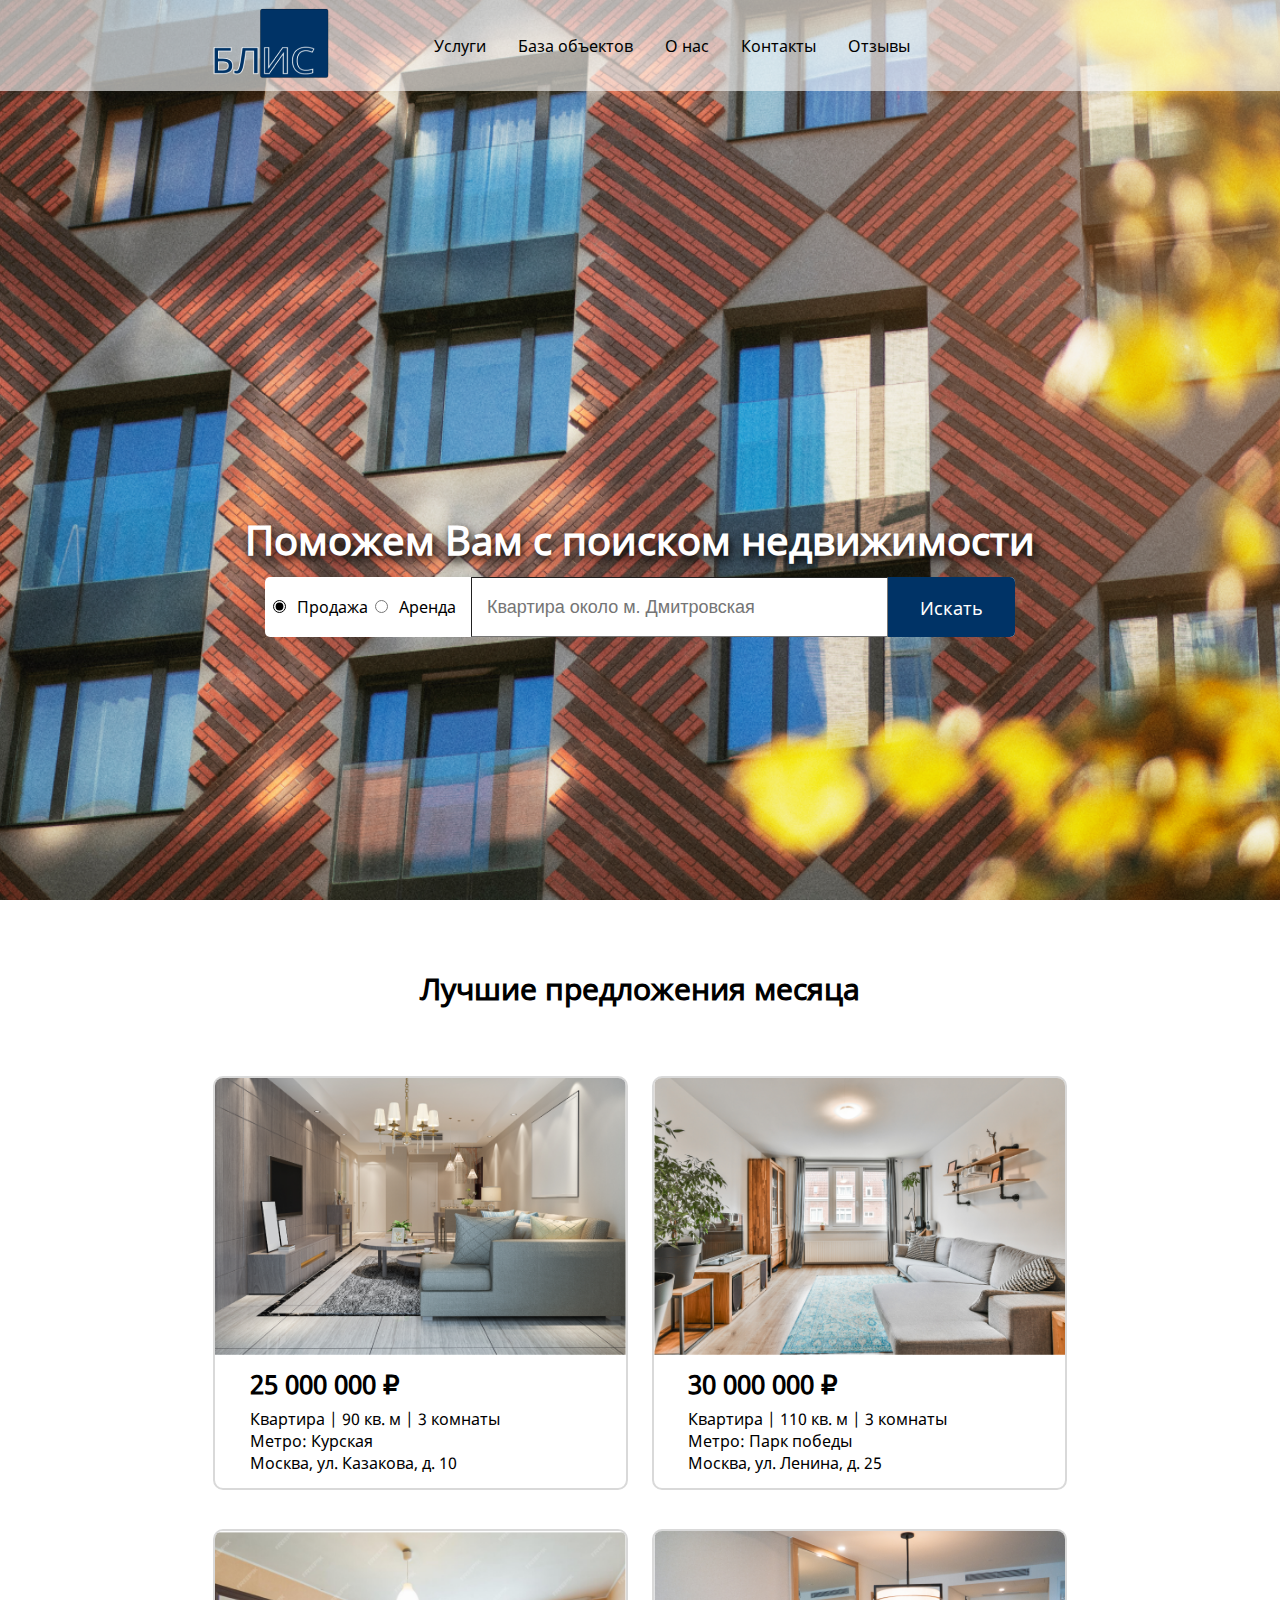
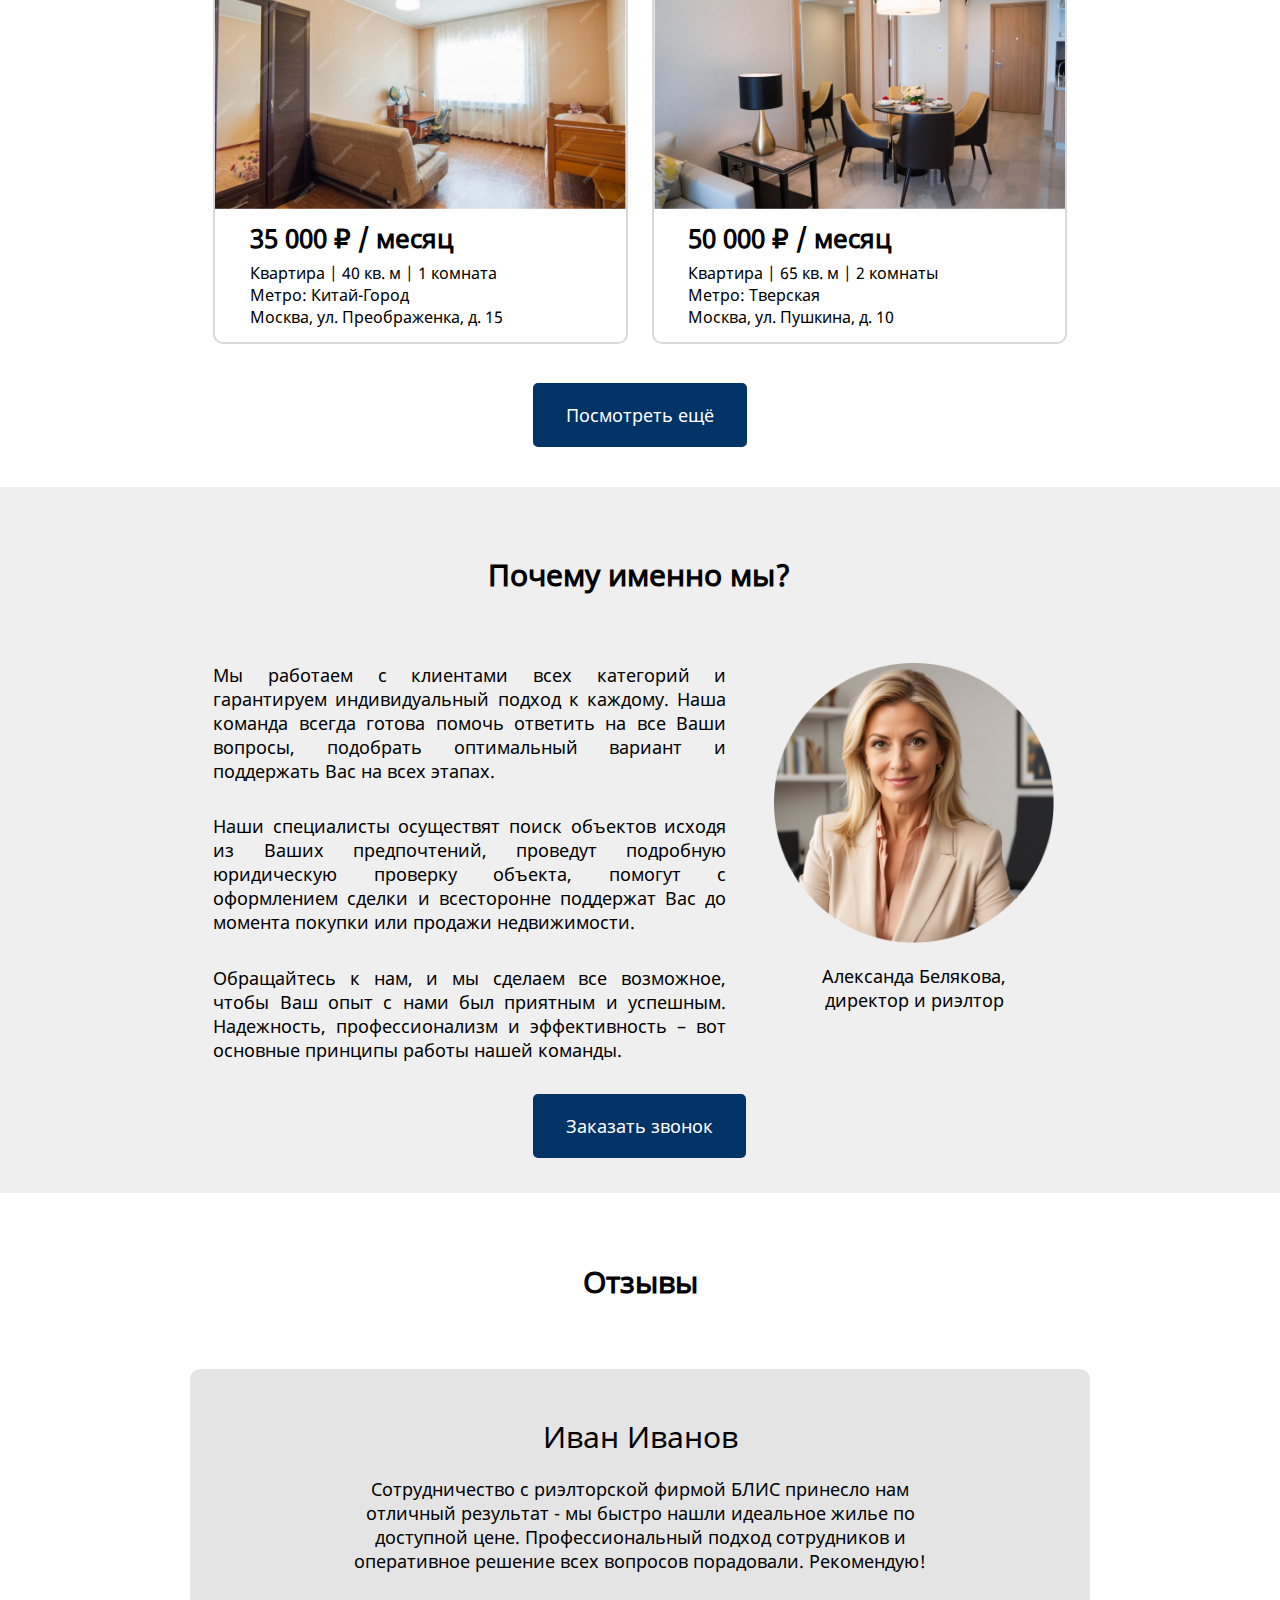
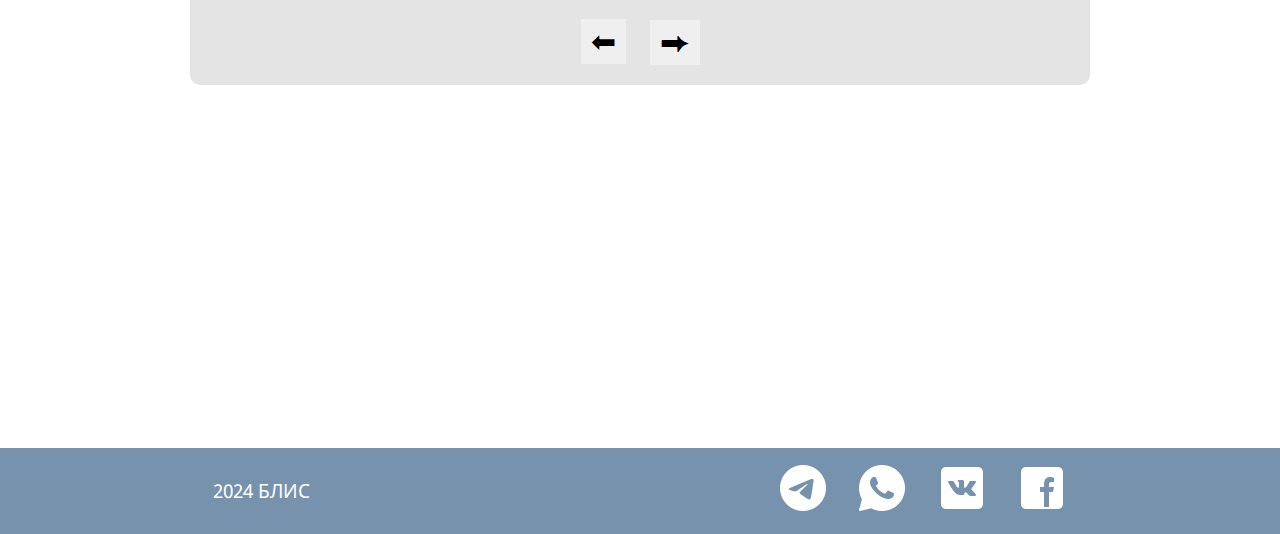
<file: index.html>
<!DOCTYPE html>
<html lang="en">

<head>
    <meta charset="UTF-8" />
    <meta name="viewport" content="width=device-width, initial-scale=1.0" />
    <title>БЛИС</title>
    <link rel="stylesheet" href="styles/navbar-style.css">
    <link rel="stylesheet" href="styles/index-style.css">
    <link rel="stylesheet" href="styles/reviews-style.css">
    <link rel="stylesheet" href="styles/search-style.css">
</head>

<body>
    <!-- <div class="back"> -->

    <div class="welcome-screen">
        <div class="navbar">
            <div class="back"></div>
            <div class="navbar-container container">
                <a class="navbar__logo" href="index.html"><img src="images/logo-blis.png" alt=""></a>
                <div class="drop">
                    <div class="nav-list">
                        <a class="navbar__item" href="services/services-buy.html"> Услуги </a>
                        <a class="navbar__item" href="objects/objects-buy.html"> База объектов </a>
                        <a class="navbar__item" href="about-us.html"> О нас </a>
                        <a class="navbar__item" href="about-us.html#url-contacts"> Контакты </a>
                        <a class="navbar__item" href="index.html#url-reviews"> Отзывы </a>
                    </div>
                </div>
            </div>



        </div>
        <!-- </div> -->
        <div class="search-bar">
            <div class="search-bar__container container">
                <h1 class="search-bar__title">Поможем Вам с поиском недвижимости</h1>
                <form class="search-bar__form" id="searchForm">
                    <div class="search-bar__options">
                        <div>
                            <input type="radio" id="sale" name="dealType" value="sale" checked>
                            <label for="sale" class="search-bar__option">Продажа</label>
                        </div>
                        <div>
                            <input type="radio" id="rent" name="dealType" value="rent">
                            <label for="rent" class="search-bar__option">Аренда</label>
                        </div>

                    </div>
                    <input type="text" id="searchInput" class="search-bar__input"
                        placeholder="Квартира около м. Дмитровская">
                    <button type="submit" id="searchBtn" class=" search-bar__btn btn">Искать</button>
                </form>
            </div>
        </div>
    </div>


    <div class="best-offers">
        <div class="container">
            <h1 class="best-offers__title">Лучшие предложения месяца</h1>
            <div class="best-offers__items">
                <a class="best-offers__item" href="items/item1.html">
                    <!-- <div > -->
                    <img class="big-pic" src="images/item1.png" alt="">
                    <div class="best-offers__describe">
                        <p class="best-offers__price">25 000 000 ₽</p>
                        <p class="best-offers__text">Квартира | 90 кв. м | 3 комнаты</p>
                        <p class="best-offers__text">Метро: Курская</p>
                        <p class="best-offers__text">Москва, ул. Казакова, д. 10</p>
                    </div>
                    <!-- </div> -->
                </a>
                <a class="best-offers__item" href="items/item2.html">
                    <!-- <div > -->
                    <img class="big-pic" src="images/item2.png" alt="">
                    <div class="best-offers__describe">
                        <p class="best-offers__price">30 000 000 ₽</p>
                        <p class="best-offers__text">Квартира | 110 кв. м | 3 комнаты</p>
                        <p class="best-offers__text">Метро: Парк победы</p>
                        <p class="best-offers__text">Москва, ул. Ленина, д. 25</p>
                    </div>
                    <!-- </div> -->
                </a>
                <div class="best-offers__item">
                    <img class="big-pic" src="images/item3.png" alt="">
                    <div class="best-offers__describe">
                        <p class="best-offers__price">35 000 ₽ / месяц</p>
                        <p class="best-offers__text">Квартира | 40 кв. м | 1 комната</p>
                        <p class="best-offers__text">Метро: Китай-Город</p>
                        <p class="best-offers__text">Москва, ул. Преображенка, д. 15</p>
                    </div>
                </div>
                <div class="best-offers__item">
                    <img class="big-pic" src="images/item4.png" alt="">
                    <div class="best-offers__describe">
                        <p class="best-offers__price">50 000 ₽ / месяц</p>
                        <p class="best-offers__text">Квартира | 65 кв. м | 2 комнаты</p>
                        <p class="best-offers__text">Метро: Тверская</p>
                        <p class="best-offers__text">Москва, ул. Пушкина, д. 10</p>
                    </div>
                </div>
            </div>
            <div class="best-offers__container-btn" >
                <a class="best-offers__btn btn" href="objects/objects-buy.html">Посмотреть ещё</a>
            </div>
        </div>
    </div>

    <div class="why-us">
        <div class="back2"></div>
        <div class="container">
            <h1 class="why-us__title">Почему именно мы?</h1>
            <div class="why-us__information">
                <div class="why-us__text">
                    <p> Мы работаем с клиентами всех категорий и гарантируем индивидуальный подход к каждому. Наша
                        команда
                        всегда готова помочь ответить на все Ваши вопросы, подобрать оптимальный вариант и поддержать
                        Вас на
                        всех этапах.
                    </p>
                    <p> Наши специалисты осуществят поиск объектов исходя из Ваших предпочтений, проведут подробную
                        юридическую проверку объекта, помогут с оформлением сделки и всесторонне поддержат Вас до
                        момента
                        покупки или продажи недвижимости.
                    </p>
                    <p> Обращайтесь к нам, и мы сделаем все возможное, чтобы Ваш опыт с нами был приятным и успешным.
                        Надежность, профессионализм и эффективность – вот основные принципы работы нашей команды.
                    </p>
                </div>
                <div class="why-us__pic">
                    <img src="images/home/pic-circle.png" alt="">
                    <p>Александа Белякова, <br> директор и риэлтор</p>
                </div>

            </div>
            <div class="why-us__container-btn">
                <a class="why-us__btn btn modal-btn_open" href="#">Заказать звонок</a>
            </div>
        </div>
    </div>

    <div class="modal">
        <div class="modal__box" >
                <button class="modal__close-btn">
                &times;
                </button>
                <h2>Обратная связь</h2>

                <form class="modal__form" id="applicationForm" method="post" action="">
                    <label class="modal__lable" for="fullname">ФИО:</label>
                    <input class="modal__input" type="text" id="fullname" name="fullname" required>
                    
                    <label class="modal__lable" for="phone">Номер телефона:</label>
                    <input class="modal__input" type="tel" id="phone" name="phone" required>
                    
                    <label class="modal__lable" for="email">Электронная почта:</label>
                    <input class="modal__input" type="email" id="email" name="email" required>
                    
                    <button class="modal__btn btn" type="submit">Отправить заявку</button>
                </form>
                

        </div>
</div>

    <div class="reviews container">
        <article id="url-reviews">
            <h1>Отзывы</h1>
        </article>
        <div class="reviews__carousel">
            <div class="reviews__item">
                <p class="reviews__client">Иван Иванов</p>
                <p class="reviews__text">Сотрудничество с риэлторской фирмой БЛИС принесло нам отличный результат - мы
                    быстро нашли идеальное жилье по доступной цене. Профессиональный подход сотрудников и оперативное
                    решение всех вопросов порадовали. Рекомендую!
                </p>
            </div>
            <div class="reviews__item">
                <p class="reviews__client">Петр Петров</p>
                <p class="reviews__text">Спасибо фирме БЛИС за быстрое и качественное оформление сделки по продаже
                    нашего дома. Риэлторы работают оперативно, предлагают адекватные цены и всегда идут на встречу
                    пожеланиям клиента. Очень довольны!</p>
            </div>
            <div class="reviews__item">
                <p class="reviews__client">Павел Павлов</p>
                <p class="reviews__text">Весь процесс покупки квартиры с риэлторской фирмой БЛИС прошел гладко и без
                    неприятных сюрпризов. Риэлторы оказались профессионалами своего дела, всегда на связи, готовы помочь
                    и поддержать.</p>
            </div>
        </div>
        <div class="buttons">
            <button class="reviews__btn-prev">⬅</button>
            <button class="reviews__btn-next">⮕</button>
        </div>

    </div>


    <div class="footer">
        <div class="footer__back"></div>
        <div class="footer__text-area">
            <p class="footer__blis">2024 БЛИС</p>
            <div class="footer__logos">
                <img class="footer__logo" src="images/logo-telegram.png" alt="">
                <img class="footer__logo" src="images/logo-whatsup.png" alt="">
                <img class="footer__logo" src="images/logo-vk.png" alt="">
                <img class="footer__logo" src="images/logo-facebook.png" alt="">
            </div>
        </div>
    </div>


    <script src="script.js"></script>
</body>

</html>
</file>
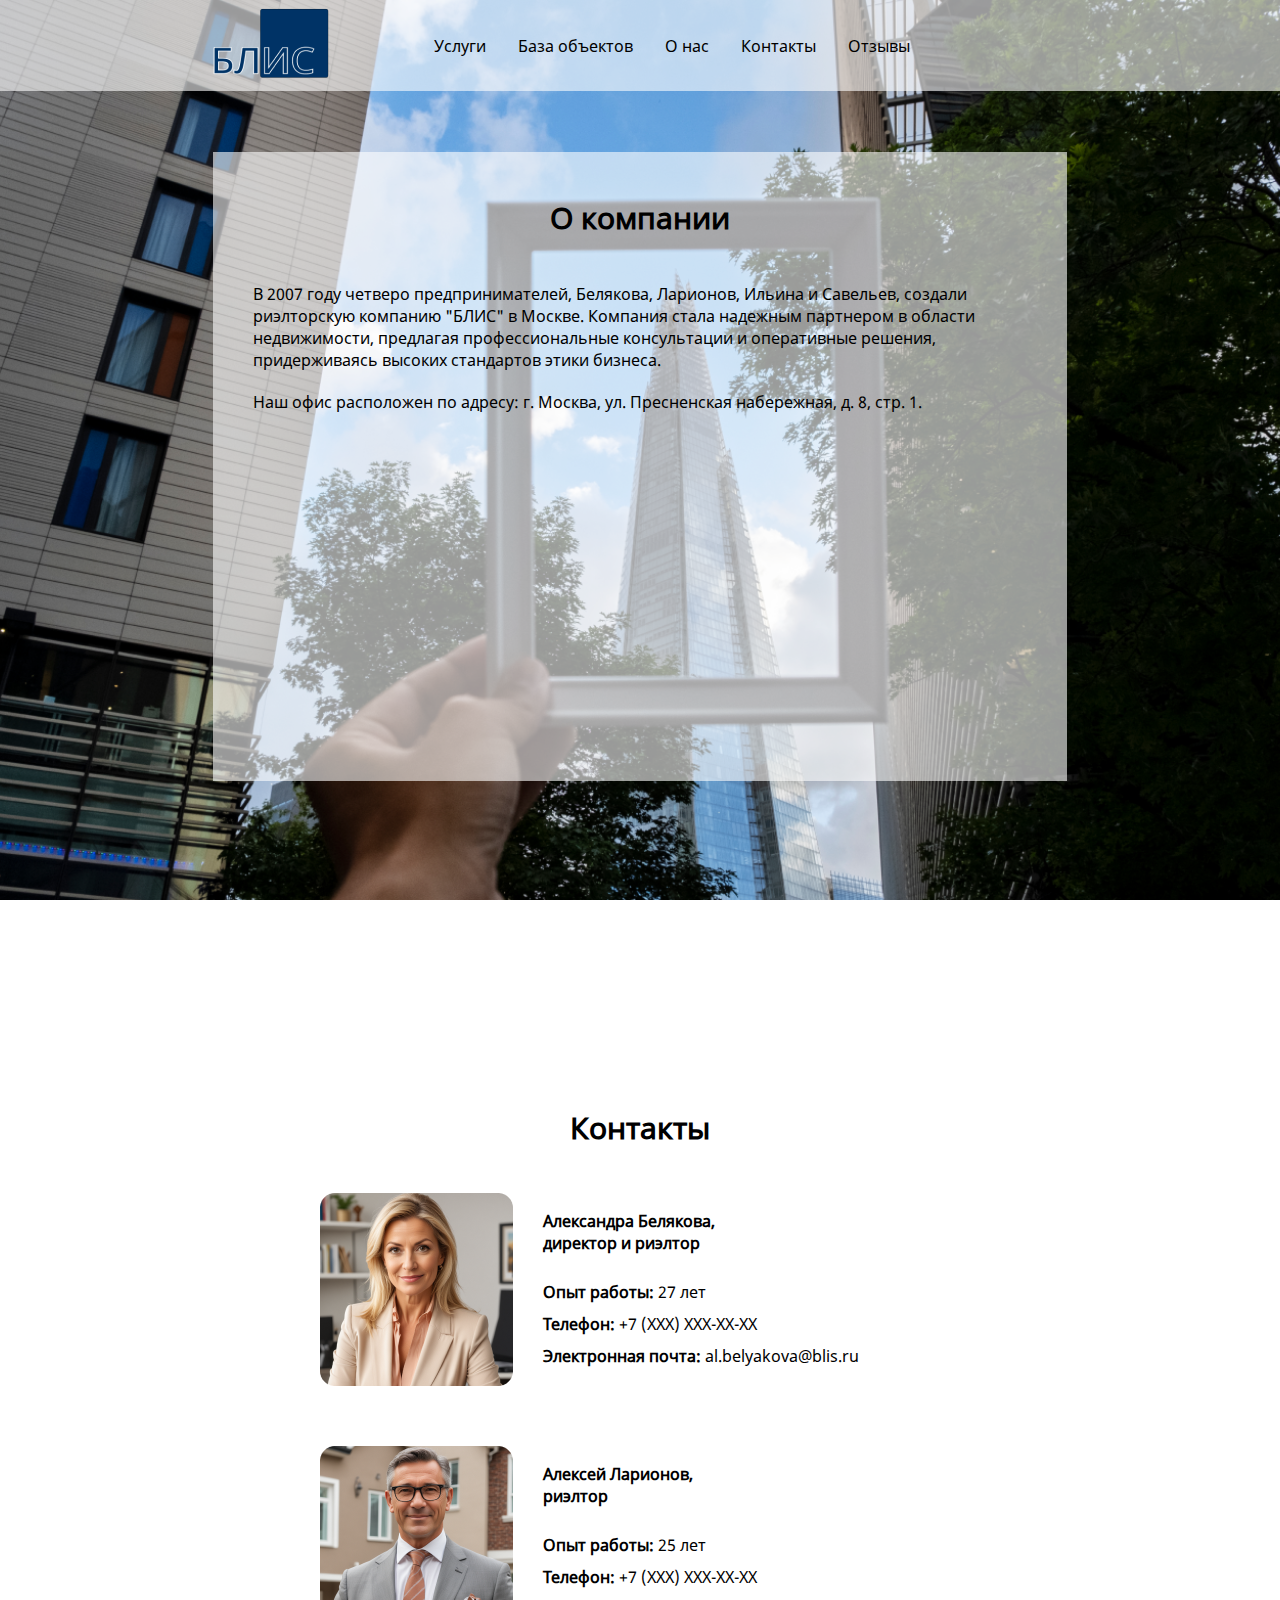
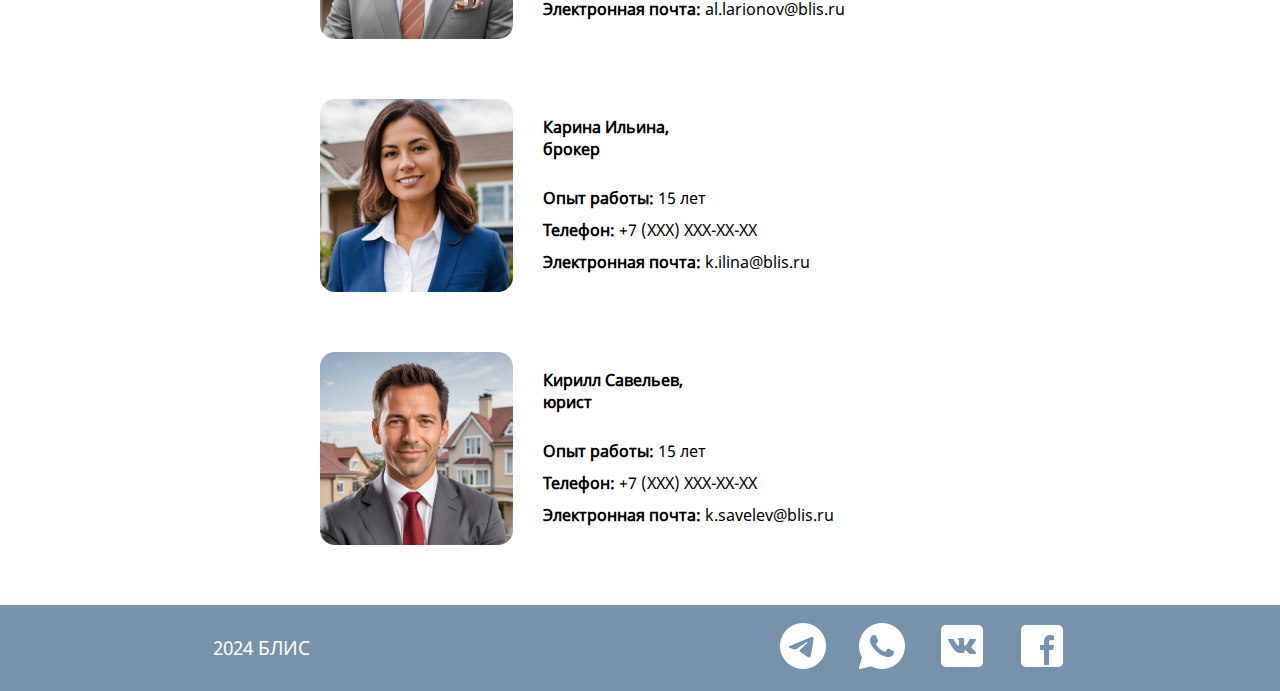
<file: about-us.html>
<!DOCTYPE html>
<html lang="en">

<head>
    <meta charset="UTF-8" />
    <meta name="viewport" content="width=device-width, initial-scale=1.0" />
    <title>БЛИС</title>
    <link rel="stylesheet" href="styles/navbar-style.css">
    <link rel="stylesheet" href="styles/about-us-style.css">

</head>

<body>
    <div class="container-for-pic">
        <div class="navbar">
            <div class="back"></div>
            <div class="navbar-container container">
                <a class="navbar__logo" href="index.html"><img src="images/logo-blis.png" alt=""></a>
                <div class="drop">
                    <div class="nav-list">
                        <a class="navbar__item" href="services/services-buy.html"> Услуги </a>
                        <a class="navbar__item" href="objects/objects-buy.html"> База объектов </a>
                        <a class="navbar__item" href="about-us.html"> О нас </a>
                        <a class="navbar__item" href="about-us.html#url-contacts"> Контакты </a>
                        <a class="navbar__item" href="index.html#url-reviews"> Отзывы </a>
                        <!-- <a href="index.html">О нас</a>
                            <a href="index.html">Прайс</a>
                            <a href="index.html">Поставщики</a>
                            <a href="index.html">Контакты</a>
                            <a href="index.html">Работа</a> -->
                    </div>
                </div>
            </div>
    
    
    
        </div>
    
        <div class="text-about">
            <div class="text-about__container container">
                <h1 class="text-about__title">О компании</h1>
                <p>В 2007 году четверо предпринимателей, Белякова, Ларионов, Ильина и Савельев, создали риэлторскую компанию
                    "БЛИС" в Москве. Компания стала надежным партнером в области недвижимости, предлагая профессиональные
                    консультации и оперативные решения, придерживаясь высоких стандартов этики бизнеса.
                </p>
                <p> Наш офис расположен по адресу: г. Москва, ул. Пресненская набережная, д. 8, стр. 1. </p>
                
               <div class="text-about__map">
                <iframe src="https://yandex.ru/map-widget/v1/?um=constructor%3Ae491282d1dbb71fa384bd737338c5e384796db056e89a386e4da07ba42b7dac2&amp;source=constructor" width="728" height="283" frameborder="0"></iframe>           
               </div>
            </div>
        </div>
    </div>

    
    <div class="contacts">
        <div class="contacts__container container">
            <article class="url-contacts"><h1 class="contacts__title">Контакты</h1></article>
            <div class="contacts__persons">
                <div class="contacts__item">
                    <img class="contacts__pic" src="images/about-us/member1.png" alt="">
                    <div class="contacts__text">
                        <p class="contacts__name"><b>
                            Александра Белякова,
                                <br>директор и риэлтор
                        </b></p>
                        <p class="contacts__experience"><b>Опыт работы:</b> 27 лет</p>
                        <p class="contacts__number"><b>Телефон:</b> +7 (XXX) XXX-XX-XX</p>
                        <p class="contacts__email"><b>Электронная почта:</b> al.belyakova@blis.ru</p>

                    </div>
                </div>
                <div class="contacts__item">
                    <img class="contacts__pic" src="images/about-us/member2.png" alt="">
                    <div class="contacts__text">
                        <p class="contacts__name"><b>
                            Алексей Ларионов,
                                <br>риэлтор
                        </b></p>
                        <p class="contacts__experience"><b>Опыт работы:</b> 25 лет</p>
                        <p class="contacts__number"><b>Телефон:</b> +7 (XXX) XXX-XX-XX</p>
                        <p class="contacts__email"><b>Электронная почта:</b> al.larionov@blis.ru</p>

                    </div>
                </div>
                <div class="contacts__item">
                    <img class="contacts__pic" src="images/about-us/member3.png" alt="">
                    <div class="contacts__text">
                        <p class="contacts__name"><b>
                            Карина Ильина,
                                <br>брокер
                        </b></p>
                        <p class="contacts__experience"><b>Опыт работы:</b> 15 лет</p>
                        <p class="contacts__number"><b>Телефон:</b> +7 (XXX) XXX-XX-XX</p>
                        <p class="contacts__email"><b>Электронная почта:</b> k.ilina@blis.ru</p>

                    </div>
                </div>
                <div class="contacts__item">
                    <img class="contacts__pic" src="images/about-us/member4.png" alt="">
                    <div class="contacts__text">
                        <p class="contacts__name"><b>
                            Кирилл Савельев,
                                <br>юрист
                        </b></p>
                        <p class="contacts__experience"><b>Опыт работы:</b> 15 лет</p>
                        <p class="contacts__number"><b>Телефон:</b> +7 (XXX) XXX-XX-XX</p>
                        <p class="contacts__email"><b>Электронная почта:</b> k.savelev@blis.ru</p>

                    </div>
                </div>
            </div>
        </div>
    </div>

    <div class="footer">
        <div class="footer__back"></div>
        <div class="footer__text-area">
            <p class="footer__blis">2024 БЛИС</p>
            <div class="footer__logos">
                <img class="footer__logo" src="images/logo-telegram.png" alt="">
                <img class="footer__logo" src="images/logo-whatsup.png" alt="">
                <img class="footer__logo" src="images/logo-vk.png" alt="">
                <img class="footer__logo" src="images/logo-facebook.png" alt="">
            </div>
        </div>
    </div>
</body>

</html>
</file>
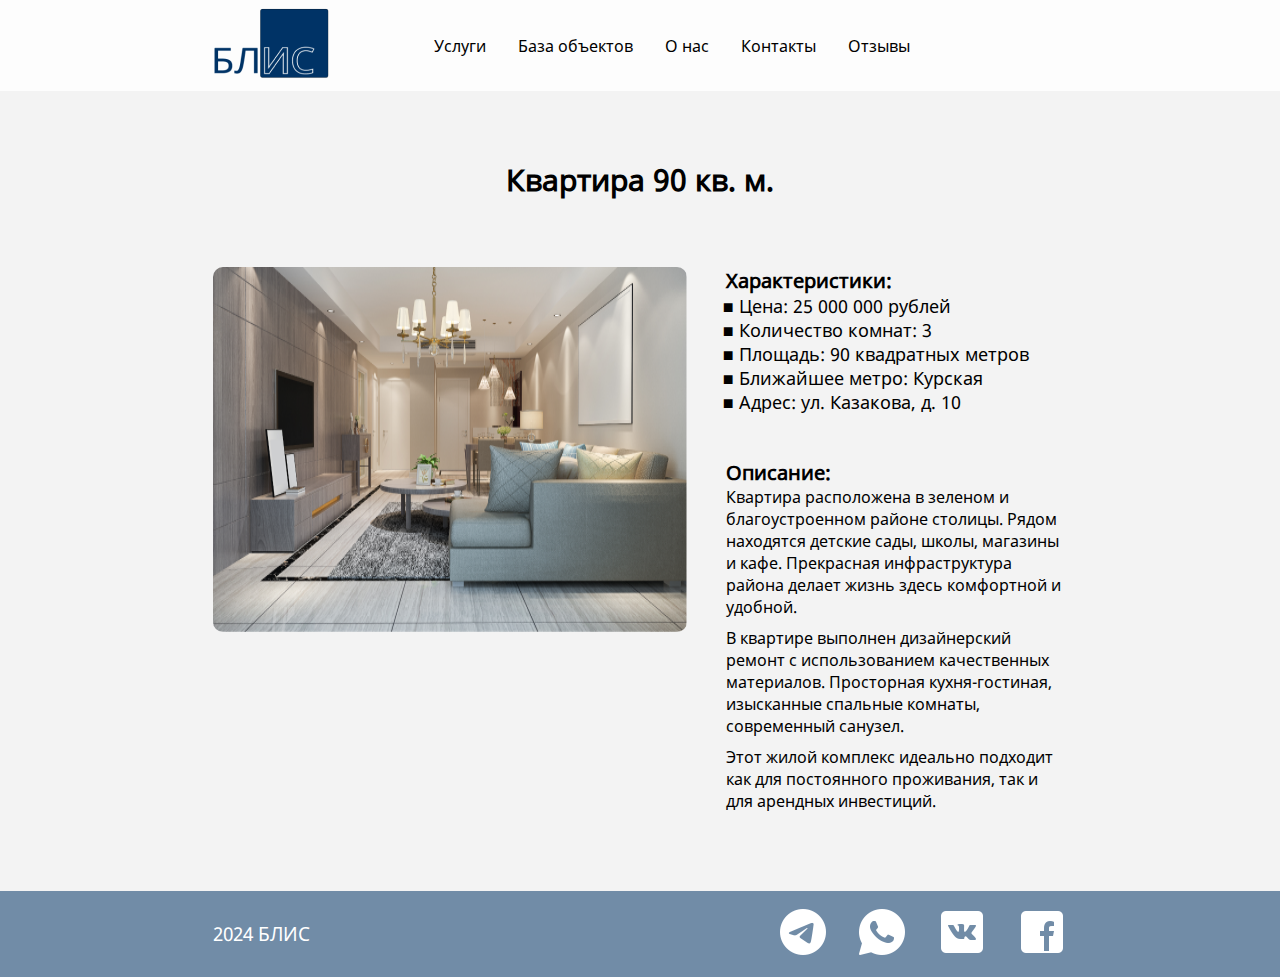
<file: items/item1.html>
<!DOCTYPE html>
<html lang="en">

<head>
        <meta charset="UTF-8" />
        <meta name="viewport" content="width=device-width, initial-scale=1.0" />
        <title>БЛИС</title>
        <link rel="stylesheet" href="../styles/navbar-style.css">
        <link rel="stylesheet" href="../styles/item-styles.css">

</head>

<body>
        <div class="navbar">
                <div class="back"></div>
                <div class="navbar-container container">
                        <a class="navbar__logo" href="../index.html"><img src="../images/logo-blis.png" alt=""></a>
                        <div class="drop">
                                <div class="nav-list">
                                        <a class="navbar__item" href="../services/services-buy.html"> Услуги </a>
                                        <a class="navbar__item" href="../objects/objects-buy.html"> База объектов </a>
                                        <a class="navbar__item" href="../about-us.html"> О нас </a>
                                        <a class="navbar__item" href="../about-us.html#url-contacts"> Контакты </a>
                                        <a class="navbar__item" href="../index.html#url-reviews"> Отзывы </a>
                                </div>
                        </div>
                </div>
        
        
        
        </div>
        
        <h1 class="title">Квартира 90 кв. м.</h1>
        
        <div class="realty">
                <div class="realty__container container">
                        <img class="realty__img" src="../images/item1.png" alt="">
                        <div class="realty__information">
                                <ul class="realty__properties">
                                        <p class="realty__caption">Характеристики:</p>
                                        <li class="realty__property">Цена: 25 000 000 рублей</li>
                                        <li class="realty__property">Количество комнат: 3</li>
                                        <li class="realty__property">Площадь: 90 квадратных метров</li>
                                        <li class="realty__property">Ближайшее метро: Курская</li>
                                        <li class="realty__property">Адрес: ул. Казакова, д. 10</li>
                                </ul>
                                <div class="realty__description">
                                        <p class="realty__caption">Описание:</p>
                                        <p class="realty__text">Квартира расположена в зеленом и благоустроенном районе столицы.
                                                Рядом находятся детские сады, школы, магазины и кафе. Прекрасная инфраструктура
                                                района делает жизнь здесь комфортной и удобной.
                                        </p>
                                        <p class="realty__text">В квартире выполнен дизайнерский ремонт с использованием
                                                качественных материалов. Просторная кухня-гостиная, изысканные спальные комнаты,
                                                современный санузел.
                                        </p>
                                        <p class="realty__text">Этот жилой комплекс идеально подходит как для постоянного
                                                проживания, так и для арендных инвестиций. </p>
                                </div>
                        </div>
                </div>
        </div>

        <div class="footer">
                <div class="footer__back"></div>
                <div class="footer__text-area">
                        <p class="footer__blis">2024 БЛИС</p>
                        <div class="footer__logos">
                                <img class="footer__logo" src="../images/logo-telegram.png" alt="">
                                <img class="footer__logo" src="../images/logo-whatsup.png" alt="">
                                <img class="footer__logo" src="../images/logo-vk.png" alt="">
                                <img class="footer__logo" src="../images/logo-facebook.png" alt="">
                        </div>
                </div>
        </div>
</body>

</html>
</file>
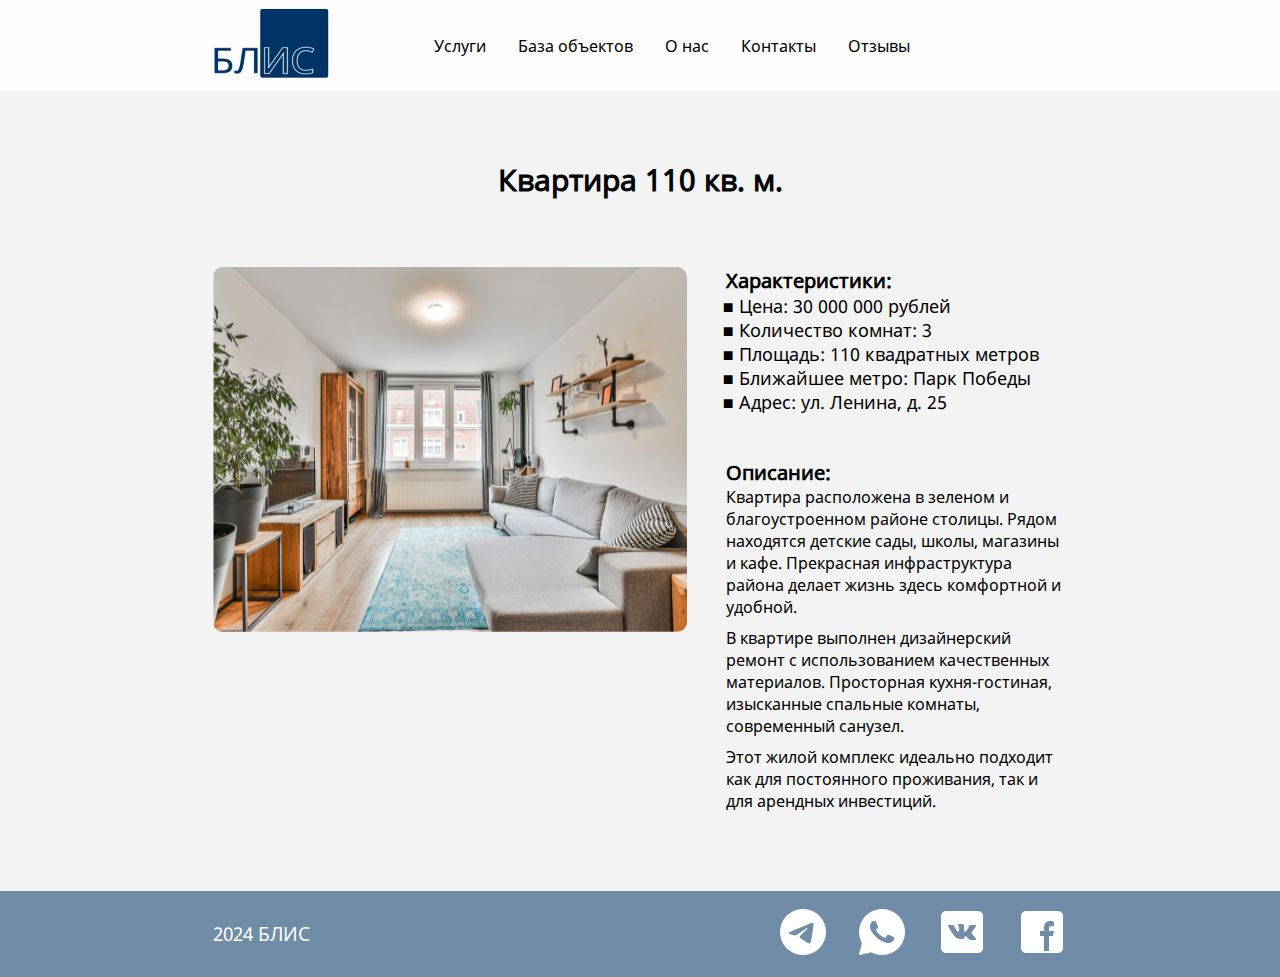
<file: items/item2.html>
<!DOCTYPE html>
<html lang="en">

<head>
        <meta charset="UTF-8" />
        <meta name="viewport" content="width=device-width, initial-scale=1.0" />
        <title>БЛИС</title>
        <link rel="stylesheet" href="/styles/navbar-style.css">
        <link rel="stylesheet" href="/styles/item-styles.css">

</head>

<body>
        <div class="navbar">
                <div class="back"></div>
                <div class="navbar-container container">
                        <a class="navbar__logo" href="/index.html"><img src="/images/logo-blis.png" alt=""></a>
                        <div class="drop">
                                <div class="nav-list">
                                        <a class="navbar__item" href="/services/services-buy.html"> Услуги </a>
                                        <a class="navbar__item" href="/objects/objects-buy.html"> База объектов </a>
                                        <a class="navbar__item" href="/about-us.html"> О нас </a>
                                        <a class="navbar__item" href="/about-us.html#url-contacts"> Контакты </a>
                                        <a class="navbar__item" href="/index.html#url-reviews"> Отзывы </a>
                                </div>
                        </div>
                </div>
        
        
        
        </div>
        
        <h1 class="title">Квартира 110 кв. м.</h1>
        
        <div class="realty">
                <div class="realty__container container">
                        <img class="realty__img" src="/images/item2.png" alt="">
                        <div class="realty__information">
                                <ul class="realty__properties">
                                        <p class="realty__caption">Характеристики:</p>
                                        <li class="realty__property">Цена: 30 000 000 рублей</li>
                                        <li class="realty__property">Количество комнат: 3</li>
                                        <li class="realty__property">Площадь: 110 квадратных метров</li>
                                        <li class="realty__property">Ближайшее метро: Парк Победы</li>
                                        <li class="realty__property">Адрес: ул. Ленина, д. 25</li>
        
                                </ul>
                                <div class="realty__description">
                                        <p class="realty__caption">Описание:</p>
                                        <p class="realty__text">Квартира расположена в зеленом и благоустроенном районе столицы.
                                                Рядом находятся детские сады, школы, магазины и кафе. Прекрасная инфраструктура
                                                района делает жизнь здесь комфортной и удобной.
                                        </p>
                                        <p class="realty__text">В квартире выполнен дизайнерский ремонт с использованием
                                                качественных материалов. Просторная кухня-гостиная, изысканные спальные комнаты,
                                                современный санузел.
                                        </p>
                                        <p class="realty__text">Этот жилой комплекс идеально подходит как для постоянного
                                                проживания, так и для арендных инвестиций. </p>
                                </div>
                        </div>
                </div>
        </div>
        <div class="footer">
                <div class="footer__back"></div>
                <div class="footer__text-area">
                        <p class="footer__blis">2024 БЛИС</p>
                        <div class="footer__logos">
                                <img class="footer__logo" src="/images/logo-telegram.png" alt="">
                                <img class="footer__logo" src="/images/logo-whatsup.png" alt="">
                                <img class="footer__logo" src="/images/logo-vk.png" alt="">
                                <img class="footer__logo" src="/images/logo-facebook.png" alt="">
                        </div>
                </div>
        </div>
</body>

</html>
</file>
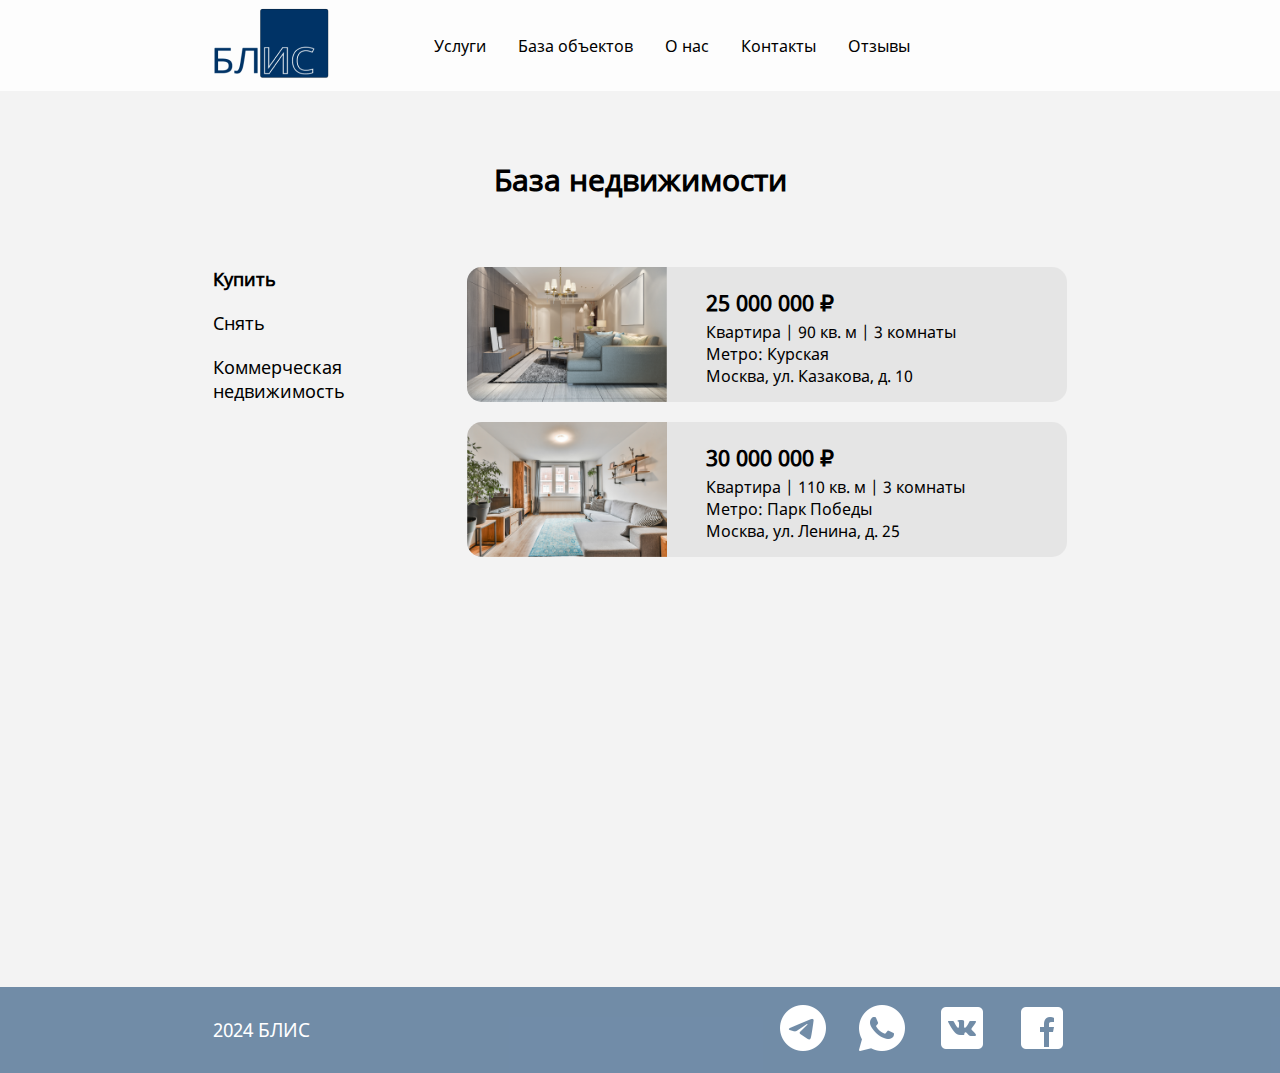
<file: objects/objects-buy.html>
<!DOCTYPE html>
<html lang="en">

<head>
        <meta charset="UTF-8" />
        <meta name="viewport" content="width=device-width, initial-scale=1.0" />
        <title>БЛИС</title>
        <link rel="stylesheet" href="/styles/navbar-style.css">
        <link rel="stylesheet" href="/styles/objects-style.css">

</head>


<body>
        <div class="navbar">
                <div class="back"></div>
                <div class="navbar-container container">
                        <a class="navbar__logo" href="/index.html"><img src="/images/logo-blis.png" alt=""></a>
                        <div class="drop">
                                <div class="nav-list">
                                        <a class="navbar__item" href="/services/services-buy.html"> Услуги </a>
                                        <a class="navbar__item" href="/objects/objects-buy.html"> База объектов </a>
                                        <a class="navbar__item" href="/about-us.html"> О нас </a>
                                        <a class="navbar__item" href="/about-us.html#url-contacts"> Контакты </a>
                                        <a class="navbar__item" href="/index.html#url-reviews"> Отзывы </a>
                                        <!-- <a href="index.html">О нас</a>
                                        <a href="index.html">Прайс</a>
                                        <a href="index.html">Поставщики</a>
                                        <a href="index.html">Контакты</a>
                                        <a href="index.html">Работа</a> -->
                                </div>
                        </div>
                </div>
        
        
        
        </div>
        
        <h1 class="title">База недвижимости</h1>
        
        <div class="objects">
                <div class="objects__container container">
                        <ul class="objects__nav">
                                <li class="objects__nav-item objects__nav-item_active">
                                        Купить
                                </li>
                                <a href="objects-rent.html">
                                        <li class="objects__nav-item">
                                                Снять
                                        </li>
                                </a>
                                <a href="objects-comreal.html">
                                        <li class="objects__nav-item">
                                                Коммерческая недвижимость
                                        </li>
                                </a>
                        </ul>
                        <div class="objects__items">
                                <a href="/items/item1.html">
                                        <div class="objects__item">
                                                <img class="objects__pic" src="/images/item1.png" alt="">
                                                <div class="objects__about">
                                                        <p class="objects__price">25 000 000 ₽</p>
                                                        <p class="objects__text">Квартира | 90 кв. м | 3 комнаты</p>
                                                        <p class="objects__text">Метро: Курская</p>
                                                        <p class="objects__text">Москва, ул. Казакова, д. 10</p>
                                                </div>
                                        </div>
                                </a>
                                <a href="/items/item2.html">
                                        <div class="objects__item">
                                                <img class="objects__pic" src="/images/item2.png" alt="">
                                                <div class="objects__about">
                                                        <p class="objects__price">30 000 000 ₽</p>
                                                        <p class="objects__text">Квартира | 110 кв. м | 3 комнаты</p>
                                                        <p class="objects__text">Метро: Парк Победы</p>
                                                        <p class="objects__text">Москва, ул. Ленина, д. 25</p>
                                                </div>
                                        </div>
                                </a>
                        </div>
                </div>
        
        </div>
        <div class="footer">
                <div class="footer__back"></div>
                <div class="footer__text-area">
                        <p class="footer__blis">2024 БЛИС</p>
                        <div class="footer__logos">
                                <img class="footer__logo" src="/images/logo-telegram.png" alt="">
                                <img class="footer__logo" src="/images/logo-whatsup.png" alt="">
                                <img class="footer__logo" src="/images/logo-vk.png" alt="">
                                <img class="footer__logo" src="/images/logo-facebook.png" alt="">
                        </div>
                </div>
        </div>
</body>

</html>
</file>
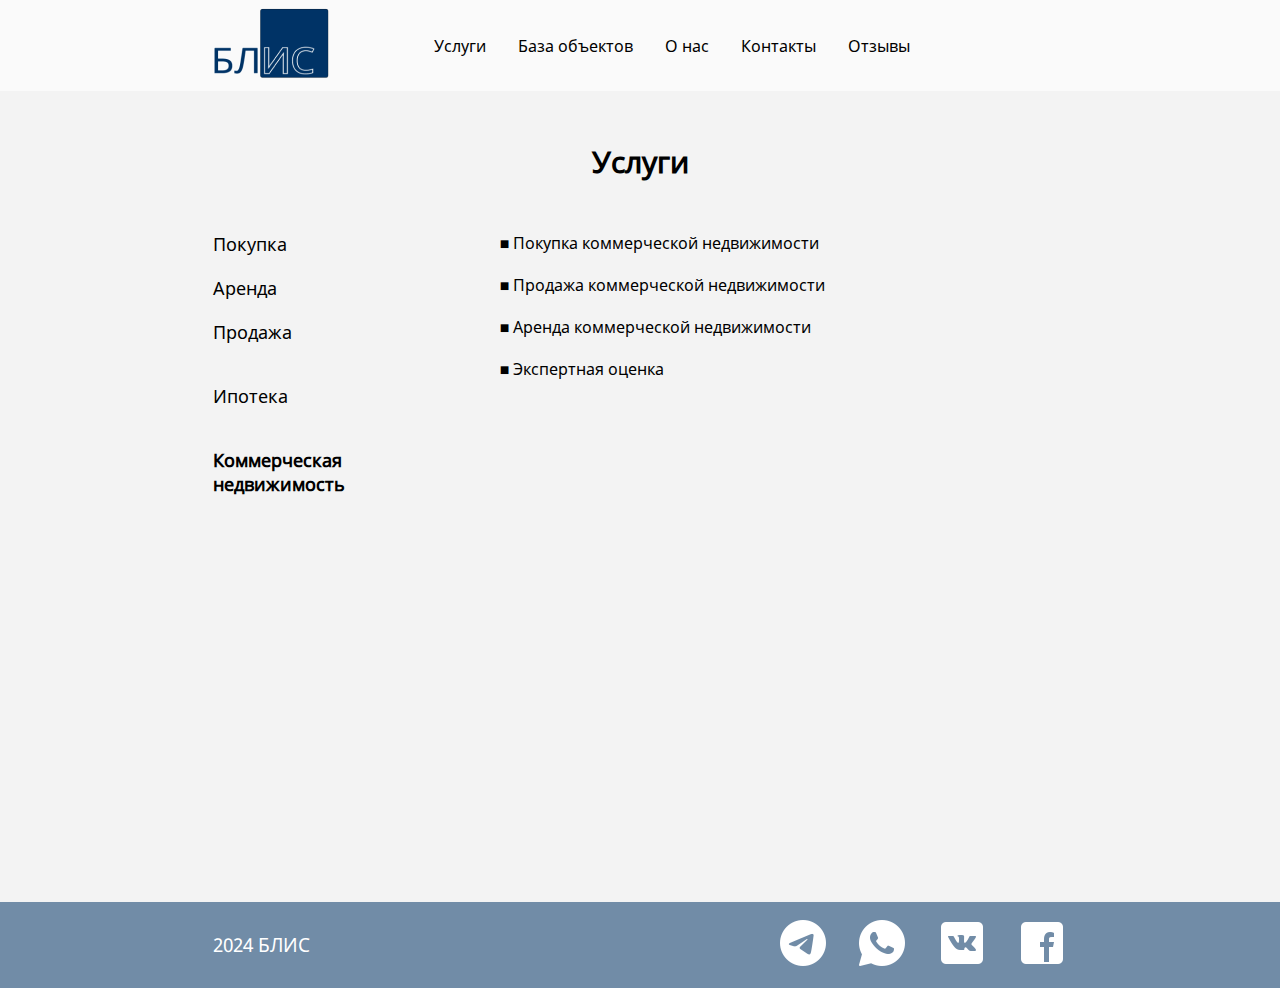
<file: services/services-comreal.html>
<!DOCTYPE html>
<html lang="en">

<head>
        <meta charset="UTF-8" />
        <meta name="viewport" content="width=device-width, initial-scale=1.0" />
        <title>БЛИС</title>
        <link rel="stylesheet" href="../styles/navbar-style.css">
        <link rel="stylesheet" href="../styles/services-style.css">

</head>

<body>
        <div class="navbar">
                <!-- <div class="back"></div> -->
                <div class="navbar-container container">
                        <a class="navbar__logo" href="/index.html"><img src="../images/logo-blis.png" alt=""></a>
                        <div class="drop">
                                <div class="nav-list">
                                        <a class="navbar__item" href="/services/services-buy.html"> Услуги </a>
                                        <a class="navbar__item" href="/objects/objects-buy.html"> База объектов </a>
                                        <a class="navbar__item" href="/about-us.html"> О нас </a>
                                        <a class="navbar__item" href="/about-us.html#url-contacts"> Контакты </a>
                                        <a class="navbar__item" href="/index.html#url-reviews"> Отзывы </a>
                                        <!-- <a href="index.html">О нас</a>
                                                <a href="index.html">Прайс</a>
                                                <a href="index.html">Поставщики</a>
                                                <a href="index.html">Контакты</a>
                                                <a href="index.html">Работа</a> -->
                                </div>
                        </div>
                </div>
        
        
        
        </div>
        
        
        <h1 class="title">Услуги</h1>
        
        <div class="information">
                <div class="information__container container">
                        <ul class="information__nav">
                                <a href="services-buy.html">
                                        <li class="information__nav-item">
                                                Покупка
                                        </li>
                                </a>
                                <a href="services-rent.html">
                                        <li class="information__nav-item">
                                                Аренда
                                        </li>
                                </a>
                                <a href="services-sell.html">
                                        <li class="information__nav-item">
                                                Продажа
                                        </li>
                                </a>
                                <a href="services-ipoteka.html">
                                        <li class="information__nav-item information__com">
                                                Ипотека
                                        </li>
                                </a>
                                <a href="#"> <!-- services-comreal.html -->
                                        <li class="information__nav-item information__com information__nav-item_active">
                                                Коммерческая недвижимость
                                        </li>
                                </a>
                        </ul>
                        <ul class="information__service">
                                <li class="information__item">Покупка коммерческой недвижимости</li>
                                <li class="information__item">Продажа коммерческой недвижимости</li>
                                <li class="information__item">Аренда коммерческой недвижимости</li>
                                <li class="information__item">Экспертная оценка</li>
                        </ul>
                </div>
        
        </div>
        <div class="footer">
                <div class="footer__back"></div>
                <div class="footer__text-area">
                        <p class="footer__blis">2024 БЛИС</p>
                        <div class="footer__logos">
                                <img class="footer__logo" src="/images/logo-telegram.png" alt="">
                                <img class="footer__logo" src="/images/logo-whatsup.png" alt="">
                                <img class="footer__logo" src="/images/logo-vk.png" alt="">
                                <img class="footer__logo" src="/images/logo-facebook.png" alt="">
                        </div>
                </div>
        </div>
</body>


</html>
</file>
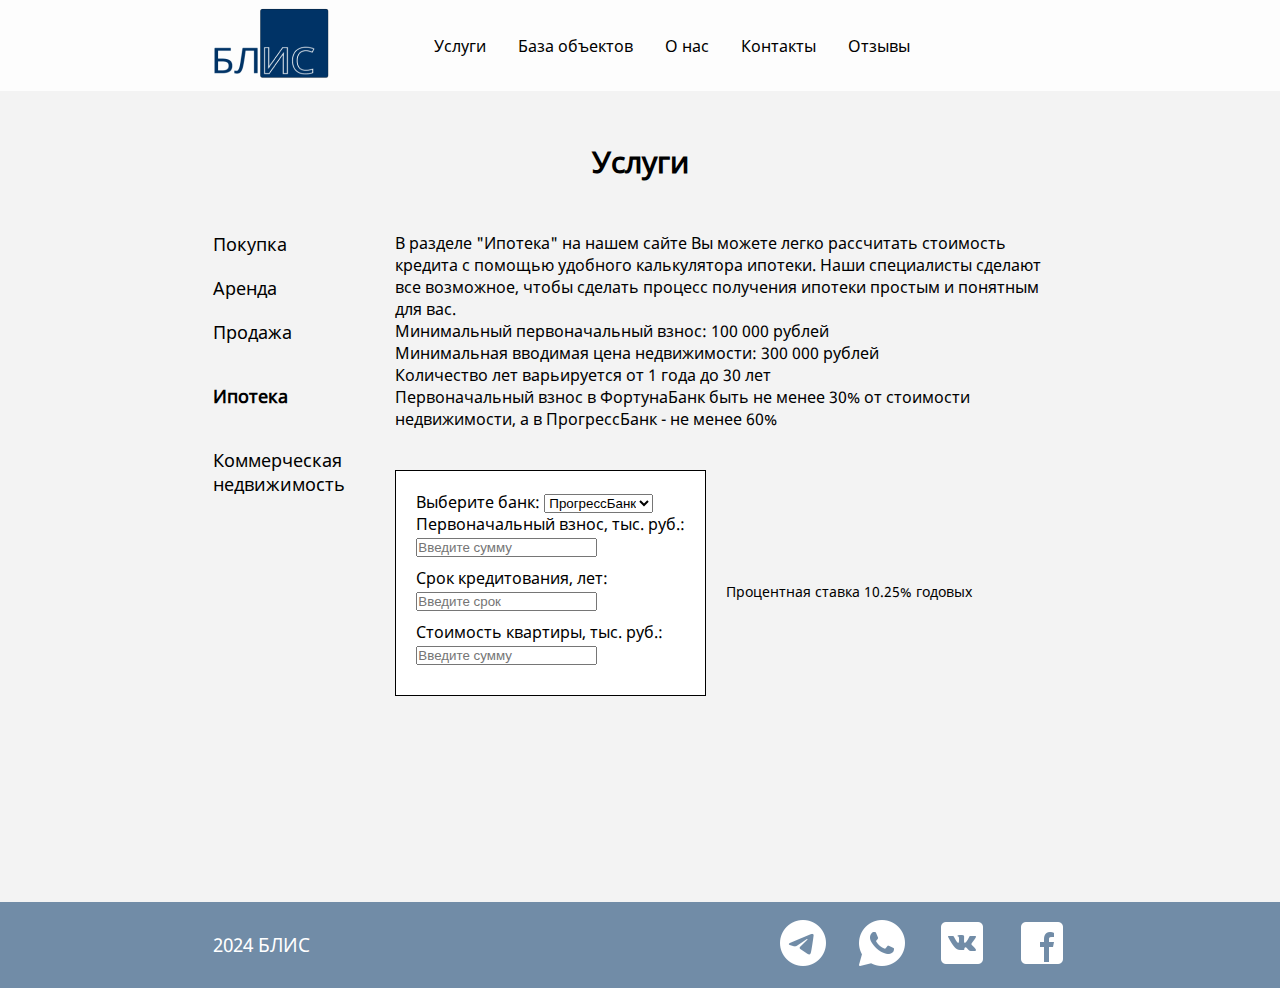
<file: services/services-ipoteka.html>
<!DOCTYPE html>
<html lang="en">

<head>
        <meta charset="UTF-8" />
        <meta name="viewport" content="width=device-width, initial-scale=1.0" />
        <title>БЛИС</title>
        <link rel="stylesheet" href="../styles/navbar-style.css">
        <link rel="stylesheet" href="../styles/services-style.css">

</head>

<body>
        <div class="navbar">
                <div class="back"></div>
                <div class="navbar-container container">
                        <a class="navbar__logo" href="../index.html"><img src="../images/logo-blis.png" alt=""></a>
                        <div class="drop">
                                <div class="nav-list">
                                        <a class="navbar__item" href="../services/services-buy.html"> Услуги </a>
                                        <a class="navbar__item" href="../objects/objects-buy.html"> База объектов </a>
                                        <a class="navbar__item" href="../about-us.html"> О нас </a>
                                        <a class="navbar__item" href="../about-us.html#url-contacts"> Контакты </a>
                                        <a class="navbar__item" href="../index.html#url-reviews"> Отзывы </a>
                                </div>
                        </div>
                </div>



        </div>


        <h1 class="title">Услуги</h1>

        <div class="information">
                <div class="information__container container">
                        <ul class="information__nav">
                                <a href="services-buy.html">
                                        <li class="information__nav-item">
                                                Покупка
                                        </li>
                                </a>
                                <a href="services-rent.html">
                                        <li class="information__nav-item">
                                                Аренда
                                        </li>
                                </a>
                                <a href="services-sell.html">
                                        <li class="information__nav-item">
                                                Продажа
                                        </li>
                                </a>
                                <a href="#"> <!--services-ipoteka.html-->
                                        <li class="information__nav-item information__nav-item_active information__com">
                                                Ипотека
                                        </li>
                                </a>
                                <a href="services-comreal.html">
                                        <li class="information__nav-item information__com">
                                                Коммерческая недвижимость
                                        </li>
                                </a>
                        </ul>
                        <div class="information__service">
                                <p> В разделе "Ипотека" на нашем сайте Вы можете легко рассчитать стоимость кредита с
                                        помощью удобного калькулятора ипотеки. Наши специалисты сделают все возможное,
                                        чтобы сделать процесс получения ипотеки простым и понятным для вас. </p>
                                <p> Минимальный первоначальный взнос: 100 000 рублей</p>
                                <p> Минимальная вводимая цена недвижимости: 300 000 рублей</p>
                                <p> Количество лет варьируется от 1 года до 30 лет</p>
                                <p> Первоначальный взнос в ФортунаБанк быть не менее 30% от стоимости недвижимости, а в ПрогрессБанк - не менее 60%</p>
                                <div class="information__ipoteka">
                                        <div class="information__ipoteka-box">
                                                <div class="information__change-bank">

                                                        <label for="bank">Выберите банк:</label>
                                                        <select id="bank">
                                                                <option value="progress">ПрогрессБанк</option>
                                                                <option value="fortuna">ФортунаБанк</option>
                                                        </select>
                                                        <!-- <div id="depositWarning"></div> -->



                                                        <form class="information__ipoteka-form" action="#">
                                                                <label class="information__lable"
                                                                        for="deposit">Первоначальный
                                                                        взнос, тыс. руб.:</label>
                                                                <input class="information__input" type="number"
                                                                        id="deposit" placeholder="Введите сумму">

                                                                <label class="information__lable" for="loanTerm">Срок
                                                                        кредитования, лет:</label>
                                                                <input class="information__input" type="number"
                                                                        id="loanTerm" placeholder="Введите срок">

                                                                <label class="information__lable"
                                                                        for="apartmentCost">Стоимость
                                                                        квартиры, тыс. руб.:</label>
                                                                <input class="information__input" type="number"
                                                                        id="apartmentCost" placeholder="Введите сумму">

                                                                <!-- <button class="btn information__btn" id="calculateBtn">Рассчитать</button> -->
                                                        </form>
                                                </div>
                                        </div>
                                        <div class="information__output">
                                                <p id="everymonth-pay">Ежемесячный платеж: </p>
                                                <div id="result" style="text-align: center; text-wrap: wrap;"> </div>
                                                <span id="stavka" style="font-size: 14px; text-align: center;"></span>
                                                <p id="depositWarning"></p>
                                                <!-- <div ></div> -->
                                        </div>
                                </div>
                        </div>
                </div>

        </div>


        <div class="footer">
                <div class="footer__back"></div>
                <div class="footer__text-area">
                        <p class="footer__blis">2024 БЛИС</p>
                        <div class="footer__logos">
                                <img class="footer__logo" src="../images/logo-telegram.png" alt="">
                                <img class="footer__logo" src="../images/logo-whatsup.png" alt="">
                                <img class="footer__logo" src="../images/logo-vk.png" alt="">
                                <img class="footer__logo" src="../images/logo-facebook.png" alt="">
                        </div>
                </div>
        </div>

        <script src="../ipoteka.js"></script>
</body>

</html>
</file>
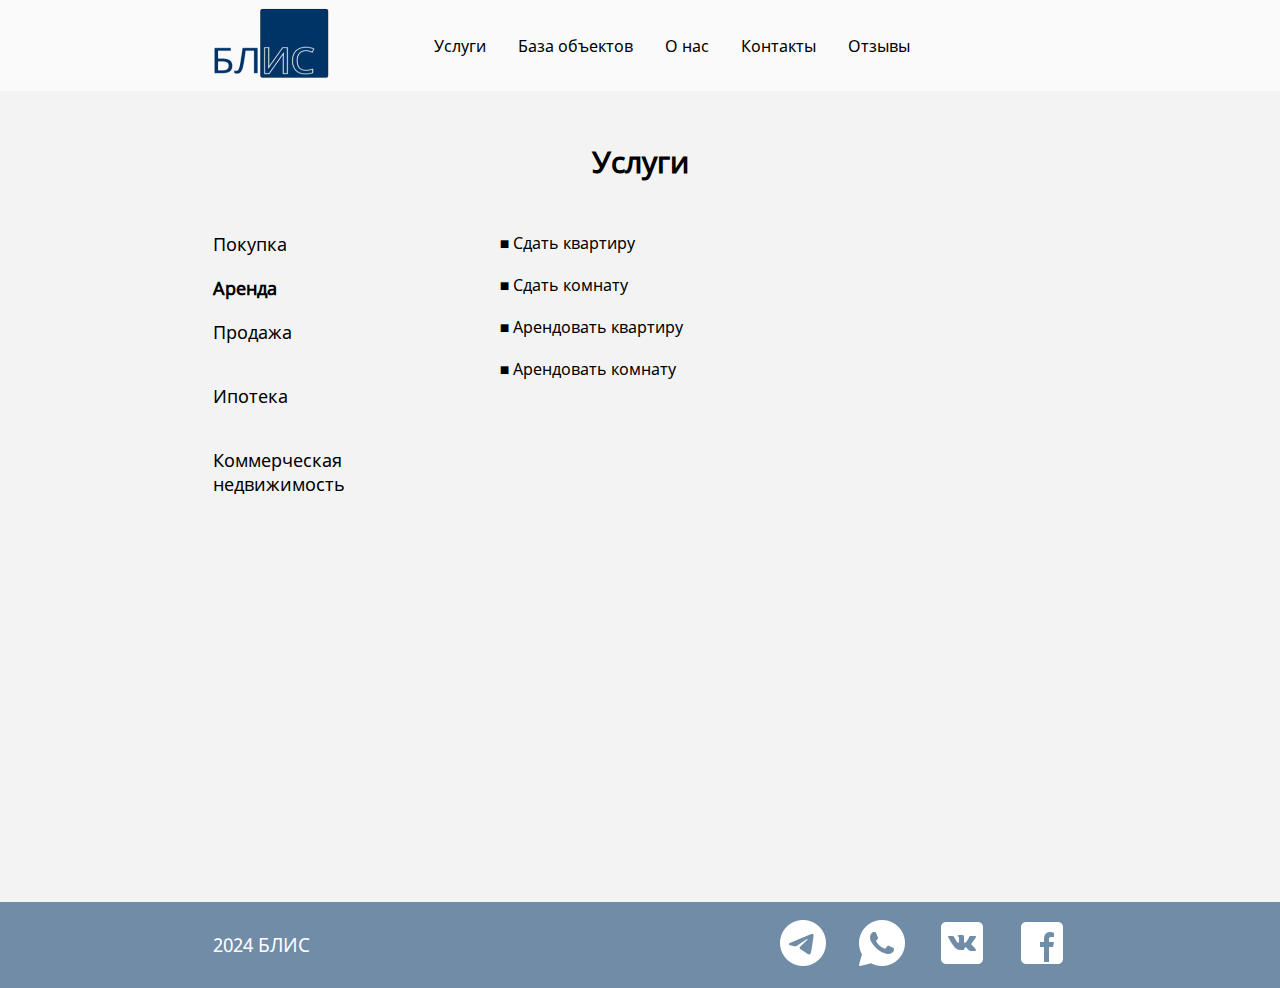
<file: services/services-rent.html>
<!DOCTYPE html>
<html lang="en">

<head>
        <meta charset="UTF-8" />
        <meta name="viewport" content="width=device-width, initial-scale=1.0" />
        <title>БЛИС</title>
        <link rel="stylesheet" href="../styles/navbar-style.css">
        <link rel="stylesheet" href="../styles/services-style.css">

</head>

<body>
        
        <div class="navbar">
<!--                 <div class="back"></div> -->
                <div class="navbar-container container">
                        <a class="navbar__logo" href="../index.html"><img src="../images/logo-blis.png" alt=""></a>
                        <div class="drop">
                                <div class="nav-list">
                                        <a class="navbar__item" href="../services/services-buy.html"> Услуги </a>
                                        <a class="navbar__item" href="../objects/objects-buy.html"> База объектов </a>
                                        <a class="navbar__item" href="../about-us.html"> О нас </a>
                                        <a class="navbar__item" href="../about-us.html#url-contacts"> Контакты </a>
                                        <a class="navbar__item" href="../index.html#url-reviews"> Отзывы </a>
                                </div>
                        </div>
                </div>
        
        
        
        </div>
        
        
        <h1 class="title">Услуги</h1>
        
        <div class="information">
                <div class="information__container container">
                        <ul class="information__nav">
                                <a href="services-buy.html">
                                        <li class="information__nav-item">
                                                Покупка
                                        </li>
                                </a>
                                <a href="#"> <!--services-rent.html-->
                                        <li class="information__nav-item information__nav-item_active">
                                                Аренда
                                        </li>
                                </a>
                                <a href="services-sell.html">
                                        <li class="information__nav-item">
                                                Продажа
                                        </li>
                                </a>
                                <a href="services-ipoteka.html">
                                        <li class="information__nav-item information__com">
                                                Ипотека
                                        </li>
                                </a>
                                <a href="services-comreal.html">
                                        <li class="information__nav-item information__com">
                                                Коммерческая недвижимость
                                        </li>
                                </a>
                        </ul>
                        <ul class="information__service">
                                <li class="information__item">Сдать квартиру</li>
                                <li class="information__item">Сдать комнату</li>
                                <li class="information__item">Арендовать квартиру</li>
                                <li class="information__item">Арендовать комнату</li>
                        </ul>
                </div>
        
        </div>
        <div class="footer">
                <div class="footer__back"></div>
                <div class="footer__text-area">
                        <p class="footer__blis">2024 БЛИС</p>
                        <div class="footer__logos">
                                <img class="footer__logo" src="../images/logo-telegram.png" alt="">
                                <img class="footer__logo" src="../images/logo-whatsup.png" alt="">
                                <img class="footer__logo" src="../images/logo-vk.png" alt="">
                                <img class="footer__logo" src="../images/logo-facebook.png" alt="">
                        </div>
                </div>
        </div>
</body>

</html>
</file>
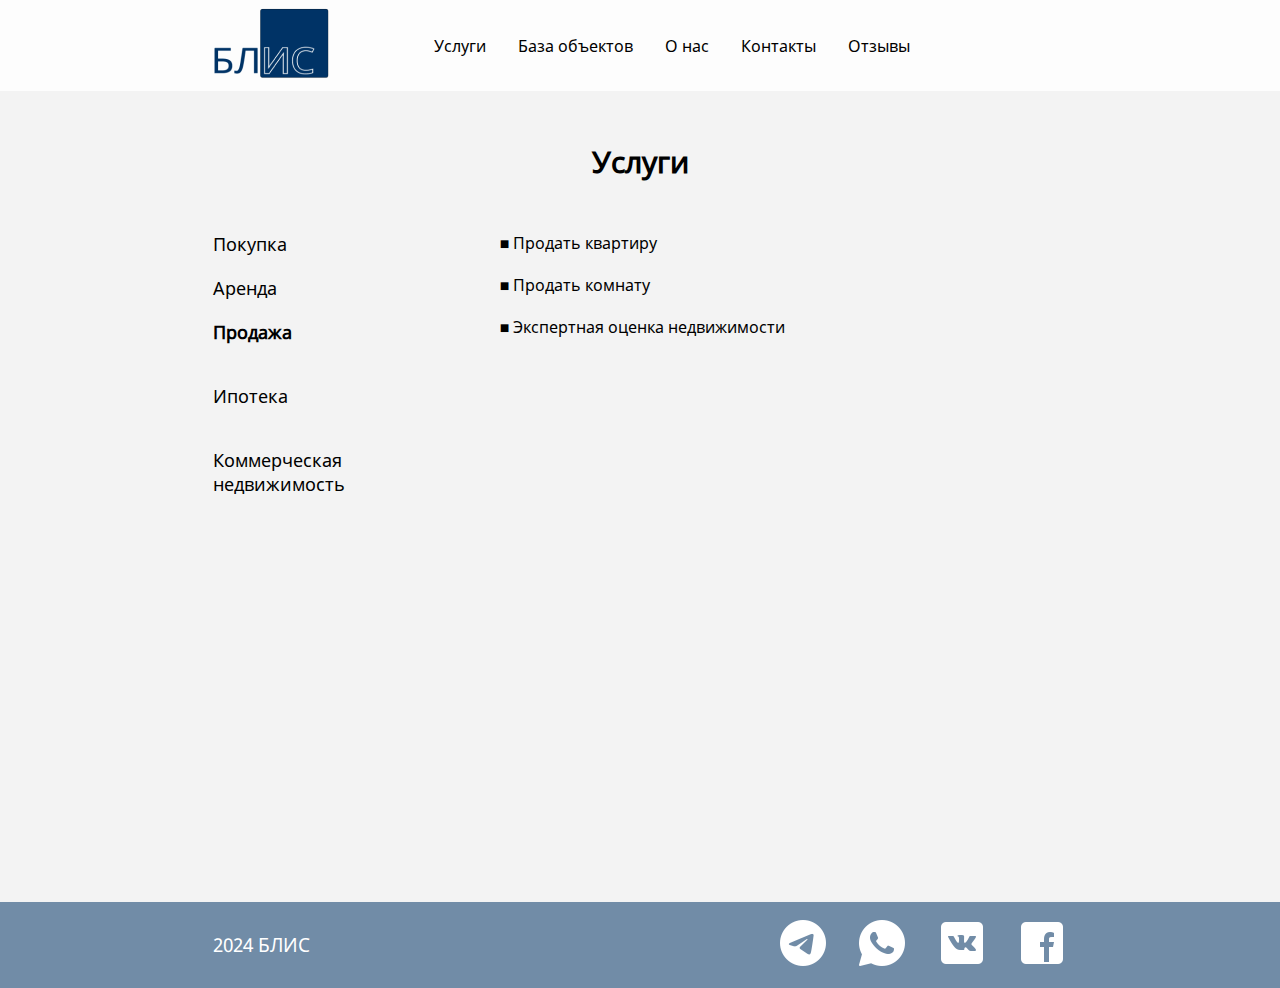
<file: services/services-sell.html>
<!DOCTYPE html>
<html lang="en">

<head>
        <meta charset="UTF-8" />
        <meta name="viewport" content="width=device-width, initial-scale=1.0" />
        <title>БЛИС</title>
        <link rel="stylesheet" href="/styles/navbar-style.css">
        <link rel="stylesheet" href="/styles/services-style.css">

</head>

<body>
        <div class="navbar">
                <div class="back"></div>
                <div class="navbar-container container">
                        <a class="navbar__logo" href="/index.html"><img src="/images/logo-blis.png" alt=""></a>
                        <div class="drop">
                                <div class="nav-list">
                                        <a class="navbar__item" href="/services/services-buy.html"> Услуги </a>
                                        <a class="navbar__item" href="/objects/objects-buy.html"> База объектов </a>
                                        <a class="navbar__item" href="/about-us.html"> О нас </a>
                                        <a class="navbar__item" href="/about-us.html#url-contacts"> Контакты </a>
                                        <a class="navbar__item" href="/index.html#url-reviews"> Отзывы </a>
                                        <!-- <a href="index.html">О нас</a>
                                                <a href="index.html">Прайс</a>
                                                <a href="index.html">Поставщики</a>
                                                <a href="index.html">Контакты</a>
                                                <a href="index.html">Работа</a> -->
                                </div>
                        </div>
                </div>
        
        
        
        </div>        
        <h1 class="title">Услуги</h1>
        <div class="information">
                <div class="information__container container">
                        <ul class="information__nav">
                                <a href="services-buy.html">
                                        <li class="information__nav-item">
                                                Покупка
                                        </li>
                                </a>
                                <a href="#"> <!--services-rent.html-->
                                        <li class="information__nav-item">
                                                Аренда
                                        </li>
                                </a>
                                <a href="#"> <!--services-sell.html-->
                                        <li class="information__nav-item information__nav-item_active">
                                                Продажа
                                        </li>
                                </a>
                                <a href="services-ipoteka.html">
                                        <li class="information__nav-item information__com">
                                                Ипотека
                                        </li>
                                </a>
                                <a href="services-comreal.html">
                                        <li class="information__nav-item information__com">
                                                Коммерческая недвижимость
                                        </li>
                                </a>
                        </ul>
                        <ul class="information__service">
                                <li class="information__item">Продать квартиру</li>
                                <li class="information__item">Продать комнату</li>
                                <li class="information__item">Экспертная оценка недвижимости</li>
                        </ul>
                </div>
        
        </div>
        <div class="footer">
                <div class="footer__back"></div>
                <div class="footer__text-area">
                        <p class="footer__blis">2024 БЛИС</p>
                        <div class="footer__logos">
                                <img class="footer__logo" src="/images/logo-telegram.png" alt="">
                                <img class="footer__logo" src="/images/logo-whatsup.png" alt="">
                                <img class="footer__logo" src="/images/logo-vk.png" alt="">
                                <img class="footer__logo" src="/images/logo-facebook.png" alt="">
                        </div>
                </div>
        </div>
</body>

</html>
</file>
<file: styles/navbar-style.css>
* {
        margin: 0;
        padding: 0;
}

@font-face {
        font-family: 'Noto Sans Regular';
        src: url(../fonts/Noto-Sans-Regular.ttf);
}



h1 {
        margin: 7.5vh 0 7.5vh 0;
        font-size: 30px;
        text-align: center;
        font-family: 'Noto Sans Regular', Arial, sans-serif;
        font-weight: 900;

}

h2 {
        /* color:#FFFFFF */
}

.navbar {
        /* margin: 0 17.36% 0 17.36%; */
        grid-template-columns: repeat(12, 1fr);
        grid-template-rows: repeat(1);
        background-color: rgba(255, 255, 255, 0.6);
        display: grid;
        position: relative;
        font-family: 'Noto Sans Regular', Arial, sans-serif;
}

.container {
        /* margin: 0px auto; */
        /* max-width: 970px; */
        grid-column: 3/11;

}

.navbar-container {
        display: flex;
}

.nav-btn{
        display: none;
}
.back {
        position: absolute;
        opacity: .6;
        z-index: -100;
        background-color: white;
        height: 100%;
        width: 100%;
        margin: 0;

}

.nav-list {

        display: flex;
        white-space: nowrap;
        align-items: center;
        justify-content: space-evenly;
        height: 100%;
}

.navbar__item {
        /* text-align: center; */
        /* display: table-cell; */
        /* vertical-align: middle; */
        padding: 34.5px 1em 34.5px 1em;
        /*0 1em 0 1em*/
        /* height: 100%; */
        text-decoration: none;
        color: rgb(0, 0, 0);
        transition: background-color 0.3s, opacity 0.3s;
}

.navbar__item:hover {
        background-color: rgb(255, 255, 255, 0.7);
        opacity: 1;
}




.navbar__logo {
        padding-right: 10.36%;
        /* grid-column: 3/4; */

}

.navbar__number {
        padding-left: 4.25%;
        font-size: 17px;
        font-weight: 600;
        font-family: 'Noto Sans Regular', Arial, sans-serif;
        white-space: nowrap;
}

.navbar__logo-whatsup {
        padding-left: 1.17%;
}





.big-pic {
        width: 100%;
        border-radius: 8px 8px 0 0;
}


.btn {
        background-color: #003366;
        border-style: solid;
        border-color: #003366;
        border-radius: 5px;
        color: #FFFFFF;
        font-size: 18px;
        text-decoration: none;
        font-family: 'Noto Sans Regular', Arial, sans-serif;
        padding: 17px 30px 17px 30px;
}




.footer {
        /* position: relative; */
        /* z-index: 2; */
        text-align: center;
        font-family: 'Noto Sans Regular', Arial, sans-serif;
        background-color: #00336688;
        display: grid;
        grid-template-columns: repeat(12,1fr);
        

      
}

/* .footer__back {
        height: 100%;
        position: absolute;
        width: 100%;

        opacity: .48;
        z-index: -1;
} */

.footer__text-area {
        /* margin: 0 15.9% 0 15.9%; */
        display: flex;
        /* justify-content: center; */
        grid-column: 3/11;
        justify-content: space-between;
        align-items: center;

}

.footer__logo {
        margin-left: 2vw;
        max-height: 6.2vh;
}

/* .footer__item{
        padding-top: 50px;
        font-size: 16px;
        color:#FFFFFF;
    } */
/* .footer__logo-whatsup, .footer__number{
        padding-top: 45px;
       / font-size: 20px; /
        color:#FFFFFF;
    } */

.footer__blis {
        font-size: 19px;
        color: #FFFFFF;
        margin: 30px 0 30px 0;
}
</file>
<file: styles/index-style.css>
/* body  {
    background-image: url("/img/home/background-home.png");

    background-repeat: no-repeat;
    min-width: 100%;
} */
/* :root {
    --top-margin: 60px;
    --screen-height: 804px;
} */

body{
    font-family: 'Noto Sans Regular', Arial, sans-serif;

}

.welcome-screen {
    background-image: url("../images/home/background-home.png");
    background-size: cover;
    background-repeat: no-repeat;
    background-attachment: fixed;
    background-position: center;
    height: 100vh;
    /* min-width: 100%; */
    /* min-height: 100%; */
}


.search-bar {
    grid-template-columns: repeat(12, 1fr);
    height: 100vh;
    /* font-family: 'Noto Sans Regular', Arial, sans-serif; */

}

.search-bar__container {
    align-items: center;
    /* max-height: 100%; */
}


.best-offers__title {
    /* padding: 4.61% 0 4.61% 0; */
    /* margin: 60px 0 60px 0; */
    /* margin: 7.463vh 0 7.463vh 0; */
    

}


.best-offers {
    display: grid;
    grid-template-columns: repeat(12, 1fr);
    /* margin-top: calc(var(--top-margin) / var(--screen-height) * 100vh); */
    /* margin: 0 15.9% 0 15.9%;    РґР»СЏ РїР»Р°РЅС€РµС‚РѕРІ Рё РјРµРЅРµРµ СЃРґРµР»Р°С‚СЊ СЃС‚РѕР»Р±РµС† Р»СѓС‡С€РёС… РїСЂРµРґР»РѕР¶РµРЅРёР№ */
}

.best-offers__items {
    display: flex;
    flex-wrap: wrap;
    justify-content: space-between;

}

/* .best-offers__row {
        display: flex;
        flex-direction:row;
        justify-content:space-between;
        
    } */
.best-offers__item {
    /* flex: 0 0 0.5; */
    border: solid;
    border-color: #D9D9D9;
    border-width: 2px;
    border-radius: 10px;
    width: 48.165%;
    margin: 0 0 4.61% 0;
    font-family: 'Noto Sans Regular', Arial, sans-serif;
    text-decoration: none;
    color: black;
}

.best-offers__describe {
    padding: 0 0 3.36% 8.47%;
}

.best-offers__price {
    font-size: 26px;
    margin: 0;
    font-weight: 600;
    padding: 1.57% 0 1.57% 0;
}

.best-offers__btn {
    /* padding: 1.31% 2.3% 1.31% 2.3%; */
}

.best-offers__container-btn {
    display: flex;
    justify-content: center;
    margin-bottom: 4.61%;
}



.why-us {
    display: grid;
    grid-template-columns: repeat(12, 1fr);
    position: relative;
    z-index: 1;
    /* padding-bottom: 300px; */
    font-family: 'Noto Sans Regular', Arial, sans-serif;
}

.back2 {
    position: absolute;
    width: 100%;
    height: 100%;
    background-color: #E4E4E4;
    opacity: .6;
    z-index: -1;
}

.why-us__title {
    /* padding: 4.17% 0 4.17% 0; */

}

.why-us__information {
    /* margin: 0 17.36% 0 17.36%; */
    display: flex;
    flex-direction: row;
}

.why-us__text {
    text-align: justify;
    padding-right: 4.17%;
    font-size: 18px;
    width: 61.91%;
}

.why-us__text>p {
    padding-bottom: 6.17%;
    font-family: 'Noto Sans Regular', Arial, sans-serif;
}

.why-us__pic {
    display: flex;
    flex-direction: column;
    align-items: center;
    width: 36.81%;
}

.why-us__pic>p {
    padding: 7%;
    font-size: 18px;
    text-align: center;
}

.why-us__pic>img {
    max-height: 65.04%;
}

.why-us__container-btn {
    display: flex;
    padding-bottom: 4.17%;
    justify-content: center;
}

.why-us__btn {
    /* padding: 0.9% 2% 0.9% 2%; */
}

/*настройки для модального окна*/
.modal{
    position: fixed; /*фиксирует элемент, прокрутка не влияет */
    left: 0;
    top: 0;
    width: 100%;
    height: 100vh;
    z-index: 1000;
    background-color: rgba(0,0,0,.3);
    display: grid;
    align-items: center;
    justify-content: center;
    overflow-y: auto; /*если контент не поместится по оси У, то будет возможность скролить*/

    /*чтобы скрыть модальное окно*/
    visibility: hidden;
    opacity: 0;

    /*анимация*/
    transition: opacity .4s, visibility .4s;
}

.modal__box{
    position: relative;
    max-width: 500px;
    padding: 45px;
    margin: 30px 15px;
    z-index: 1;
    background-color: white;

    /*тень*/
    box-shadow: 0px 0px 17px -7px rgba(34,60,80,.2);
    
    /*изначально будет уменьшенным*/
    transform: scale(0);

    transition: transform .8s;
    background-color: #ffffff;
    
}

.modal__close-btn{
    position: absolute;
    top: 8px;
    right: 8px;
    border: none;
    background-color: transparent;
    padding: 5px;
    cursor: pointer;
}

.modal.open{
    visibility: visible;
    opacity: 1;
}

/*если у .modal появится класс .open то следующие стили применятся к .modal__box*/
.modal.open .modal__box{
    transform: scale(1);
}

.modal__form .modal__label {
    display: block; /* Размещаем каждый label и input на отдельной строке */
}


.modal__form {
    /* max-width: 400px; */
    /* height: 100%; */
    /* margin: 50px auto; */
    padding: 20px;
    /* background-color: #253746; */
    color: #000000;
    border-radius: 10px;
    display: flex;
    flex-direction: column;
    width: 33vw; 
}

.modal__label {
    display: block;
    margin-bottom: 5px;
}
.modal__btn {
    /* width: 100%; */
    margin-top: 100px;
    /* align-self: flex-end;  */
    /* Размещение элемента в самом низу контейнера */

}

.modal__input, .modal__btn {
    /* Ширина с учетом отступов слева и справа */
    
    /* padding: 10px; */
    padding-top: 10px;
    padding-bottom: 10px;
    /* margin-bottom: 15px; */
    border: 1px solid #000000;
    border-radius: 5px;
    /* background-color: #37637e; */
    /* color: #ffffff; */
    /* margin-left: 20px;  */
    /* margin-right: 20px; */
}

.modal__input{
    font-size: 18px;
        margin-bottom: 15px;
/* */
}
/* .modal__input {
    width: 100%;
    padding: 10px;
    margin-bottom: 15px;
    border: 1px solid #000000;
    border-radius: 5px;
    /* background-color: #37637e; */
    /* color: #ffffff; */
/* } */
</file>
<file: styles/reviews-style.css>
.reviews__carousel {
    display: flex;
    flex-wrap: nowrap;
    overflow: hidden;

    width: 900px;
    height: 250px;

    background-color: #e4e4e4;

    margin: 0 auto;
    /* margin-top: 4.17% ; */
    text-align: center;
    border-radius: 10px 10px 0 0;
    
}

.reviews__item {
    flex: 0 0 100%;
    /* каждый отзыв занимает всю ширину */
    transition: transform 0.5s;
    /* добавляем анимацию перехода */
    margin: auto;


}

.reviews {
    /* margin: 4.17% 0 4.17% 0; */
    /* margin-bottom: 50px; */
    font-family: 'Noto Sans Regular', Arial, sans-serif;
    margin-bottom: 7.463vh;
    height: 80vh;

}

.reviews__btn-prev, .reviews__btn-next{
    margin: 0 10px;
    padding: 5px 10px;
    /* background-color: #f1f1f1; */
    border: none;
    cursor: pointer;
    font-size: 30px;
    /* color: #f1f1f1; */
}


.reviews__client {
    font-size: 30px;
}

.reviews__text {
    font-size: 18px;
    padding-top: 20px;
    padding-inline: 150px;
}

.buttons {
    margin: auto;
    text-align: center;
    width: 900px;
    /* height: 250px; */
    padding-bottom: 20px;
    background-color: #e4e4e4;
    border-radius: 0 0 10px 10px;

}
</file>
<file: styles/search-style.css>
.search-bar {
    display: grid;
    grid-template-columns: repeat(12, minmax(0, 1fr));
    align-items: center;
    font-family: 'Noto Sans Regular', Arial, sans-serif;
    max-width: .83;
    margin-bottom: 260px;
}


.search-bar__options {
    margin: auto;
    display: flex;
    justify-content: center;
    /* Центрирование элементов по горизонтали */

}

.search-bar__option {
    margin: 0 7px;
    /* Установка одинакового отступа между элементами */
}

.search-bar__options input[type="radio"] {
    /* margin-inline-end: 5px;  */
    /* Отступы для радио-кнопок */
    accent-color: #000000;

}

#searchInput {
    padding-left: 15px;
    min-width: 400px;
    font-size: 18px;
    outline: none;
    border-radius: 0;
    border-width: 0.5px;
}


/* #searchBtn {
        padding: 5px 10px;
        background-color: #007bff;
        color: #fff;
        border: none;
        cursor: pointer;
    } */

.search-bar__form {
    display: flex;
    background-color: #fff;
    max-width: 750px;
    height: 60px;
    margin: auto;
    /* justify-content: space-between; */
    border-radius: 5px;


}

.search-bar__title {
    /* margin-top: 350px;    */
    /*.4*/
    /* margin-left: 20px; */
    /* text-align: start; */
    font-size: 40px;
    color: #fff;
    text-shadow: 2px 5px 10px #000000;
    margin-bottom: 10px;
}

.search-bar__btn {
    margin: 0;
    padding-inline: 30px;
    border-radius: 0 5px 5px 0;
}
</file>
<file: styles/about-us-style.css>
.container-for-pic{
        background-image: url("/images/about-us/background.png");
        background-size: cover;
        background-repeat: no-repeat;
        background-attachment: fixed;
        background-position: center;
        height: 118vh;
}

.text-about, .contacts {
        grid-template-columns: repeat(12, 1fr);
        display: grid;
        position: relative;
}

.text-about{
        
}

.text-about__back {
        position: absolute;
        opacity: .6;
        z-index: -100;
        background-color: white;
        height: 610px; /*676px переписать в проценты*/
        width: 67%;
        margin: 0;
        /* margin-bottom: 40px; */
}

.text-about__container{
        margin-top: 6.8vh;
        margin-bottom: 120px;
        background-color: rgba(255, 255, 255, 0.6);
}      

.text-about__title, .contacts__title {
        margin: 5vh 0 5vh 0;
}

.text-about__container>p {
        font-family: 'Noto Sans Regular', Arial, sans-serif;
        font-size: 16px;
        margin-inline: 40px;
        margin-bottom: 20px;
}

.text-about__map{
        /* margin-top: 40px; */
        text-align: center;
        max-height: 100vh;
        overflow: hidden;
        margin-bottom: 6.8vh;
        
}

.contacts{
        /* margin-top: 50px; */
}

.contacts__container {
        grid-column: 4/10;
}
.contacts__title {
}
.contacts__persons {
        display: flex;
        flex-direction: column;
}
.contacts__item {
        display: flex;
        flex-direction: row;
        /* align-items: flex-start; */
        align-items: start;
        margin-bottom: 60px;    /*сделать в процентах*/
}

.contacts__pic{
        
}
.contacts__text {
        font-family: 'Noto Sans Regular', Arial, sans-serif;
        font-size: 16px;
        margin-left: 30px;

}

.contacts__name {
        margin-top: 17px;
        /* margin-left: 30px; */
        margin-bottom: 27px;
}

.contacts__experience,.contacts__number, .contacts__email {
        margin-bottom: 10px;
}
</file>
<file: styles/item-styles.css>
body{
        background-color: #e4e4e475;
        font-family: 'Noto Sans Regular', Arial, sans-serif;
}


.realty {
        display: grid;
        grid-template-columns: repeat(12, 1fr);
        /* grid-template-rows: repeat(3, 1fr); */
}

.realty__container{
        display: flex;
}
.realty__img {
        max-height: 40.5vh;
        border-radius: 10px;

}
.realty__information {
        display: flex;
        flex-direction: column;
        margin: 0 0 7.8vh 3vw;
}
.realty__properties {
        margin: 0 0 5vh 0;
}
.realty__description {
}

.realty__caption {
        list-style-type:none;
        font-weight: 900;
        font-size: 20px;
}
.realty__property {
        list-style-type: "■ ";
        font-size: 18px;
        margin: 0 0 0 1vw;
}

.realty__text{
        font-size: 16px;
        margin: 0 0 1vh 0;

}
</file>
<file: styles/objects-style.css>
body{
        background-color: #e4e4e475;
        font-family: 'Noto Sans Regular', Arial, sans-serif;

}

a{
        text-decoration: none;
        color: black;
}

.title {
        /* margin-top: 50px; */
        /* margin-bottom: 0; */
}

.objects {
        display: grid;
        grid-template-columns: repeat(12, minmax(0, 1fr));
}

.objects__container 
{
        /* margin-top: 50px; */
        display: flex; 
        grid-column: 3/11;     
        min-height: 80vh;  
}
.objects__nav {
        list-style-type: none;
        font-size: 18px;
        width: 250px;
}
.objects__nav-item_active {
        font-weight: bold;
}
.objects__nav-item {
        padding-bottom: 20px;
        word-wrap: break-word;
}
.objects__items {
        list-style-type: "■ ";
        margin-left: 50px;
        display: flex;
        flex-direction: column;
        
}

.objects__item{
        /* border-style: solid;
        border-color: #d9d9d988; */
        margin-bottom: 20px;
        display: flex;
        width: 600px;
        background-color: #d9d9d988;
        border-radius: 15px;
}
.objects__pic {
        max-height: 135px;
        border-radius: 15px 0 0 15px;
}
.objects__about {
        /* flex: 1;  */
        /* min-width: 100%; */

        padding: 16px 0 0 39px;
}

.objects__price{
        font-size: 22px;
        margin: 0;
        font-weight: 600;
        padding: 1.57% 0 1.57% 0;
}


.objects__text {
}

.objects__com{
        padding-top: 20px;    
}
</file>
<file: styles/services-style.css>
body {
        background-color: #e4e4e475;
        font-family: 'Noto Sans Regular', Arial, sans-serif;
        /* display: grid;
        grid-template-rows: auto 1fr auto; */
        /* min-height: 100vh; */
        display: grid;
        grid-template-rows: 1fr auto;

}

a {
        text-decoration: none;
        color: black;
}

.title {
        margin-top: 50px;
        margin-bottom: 0;
}

.information {
        display: grid;
        grid-template-columns: repeat(12, minmax(0, 1fr));
        min-height: 80vh;

}

.information__container {
        margin-top: 50px;
        display: flex;
        grid-column: 3/11;
}

.information__nav {
        list-style-type: none;
        font-size: 18px;
        width: 250px;
}

.information__nav-item_active {
        font-weight: bold;
}

.information__nav-item {
        padding-bottom: 20px;
        word-wrap: break-word;
}

.information__service {
        list-style-type: "■ ";
        margin-left: 50px;
}

.information__item {
        margin-bottom: 20px;
}

.information__com {
        padding-top: 20px;
}

.information__ipoteka-box {
        border: solid 1px black;
        background-color: white;
        padding: 20px;
        width: fit-content;
        height: fit-content;
        font-size: 10px;
        display: flex;
        /* text-align: center; */
        align-items: center;
        font-size: 16px;
        margin-top: 40px;
        margin-bottom: 60px;

}

.information__ipoteka-form {
}

.information__ipoteka {
        display: flex;
        align-items: center;
}

.information__lable {
        display: block;
        /* margin-bottom: 10px; */
        text-wrap: nowrap;
}

.information__input {
        margin-bottom: 10px;
        text-wrap: nowrap;

}

.information__btn {
        display: block;
        margin-top: 10px;
}

#depositWarning {
        /* display: inline-block; */
        font-size: 12px;
        color: red;
        margin-top: 5px;
        /* width: inherit; */
        /* word-wrap: break-word; */
        /* max-width: 50%; */
        /* text-align: center; */

}

.information__output{
        margin-left: 20px;
}

#everymonth-pay{
        display: none;
}

.information__change-bank{
        text-wrap: nowrap;
}
</file>
